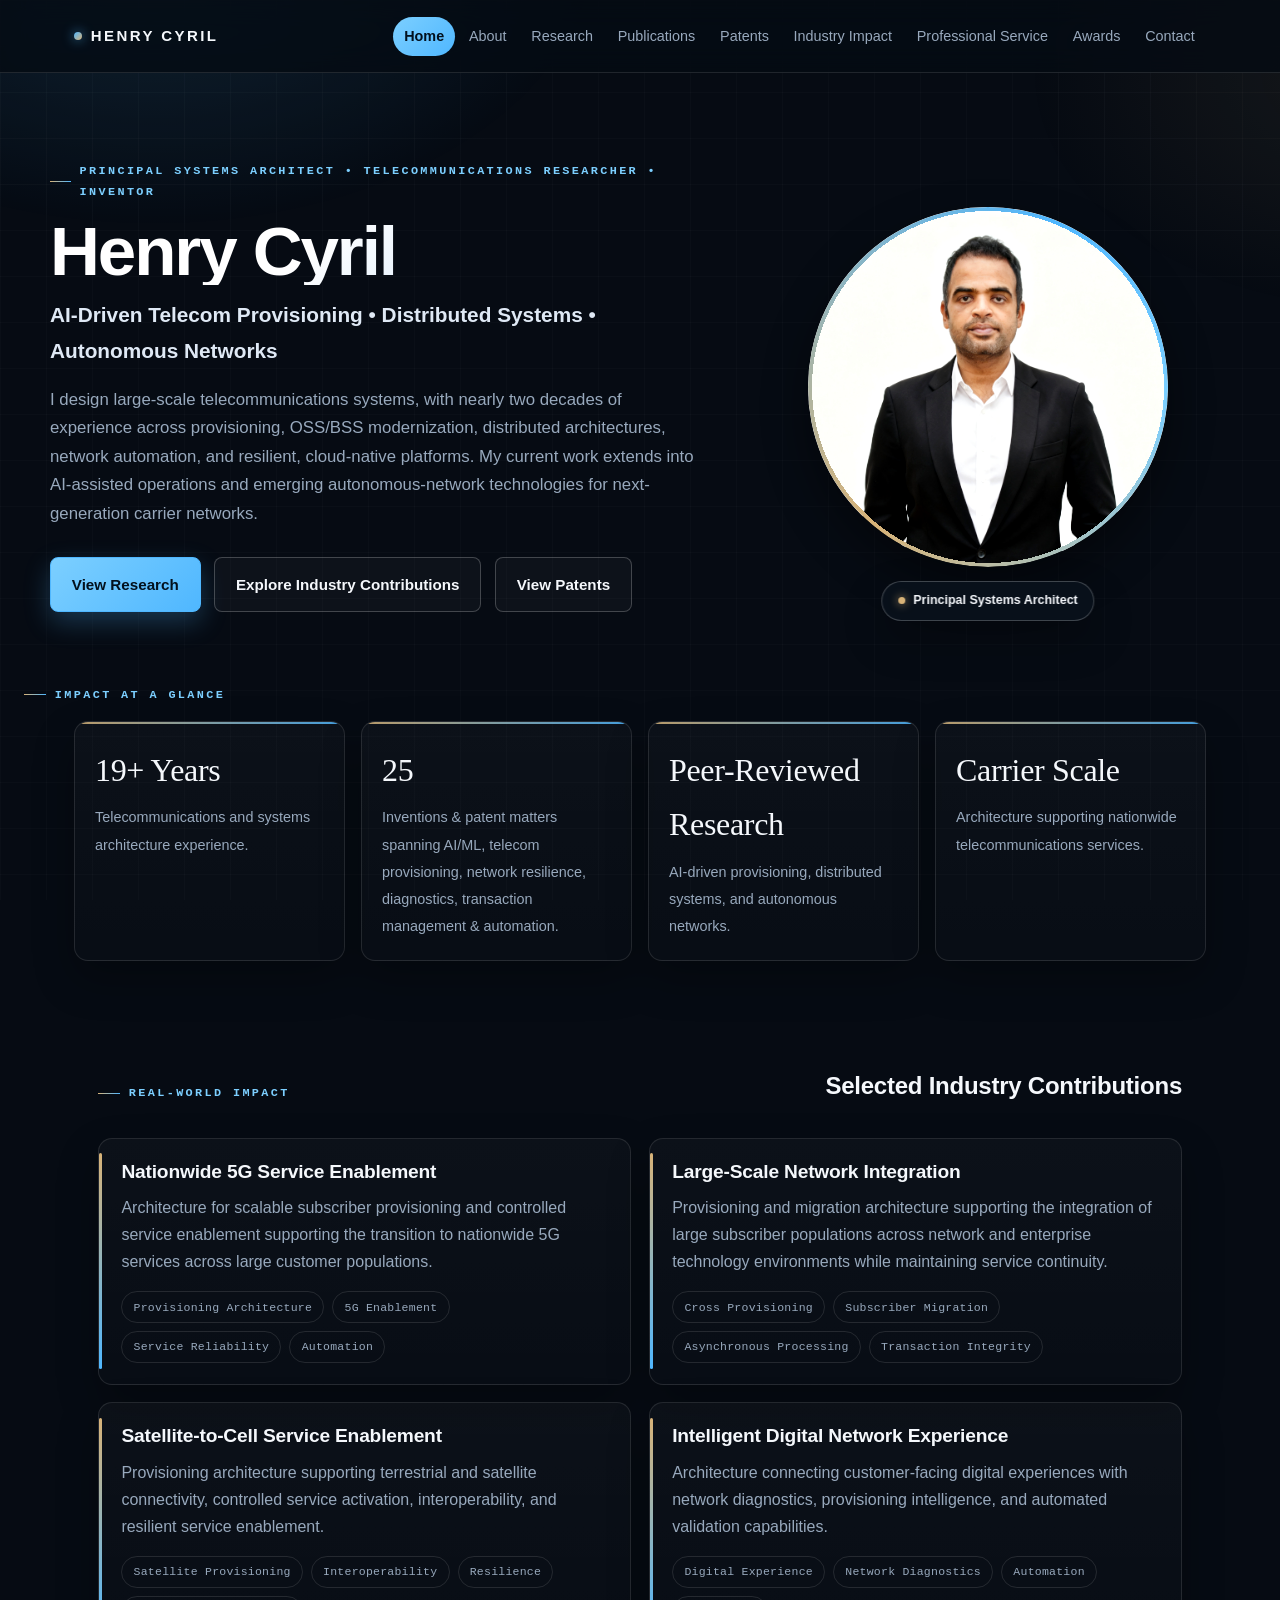
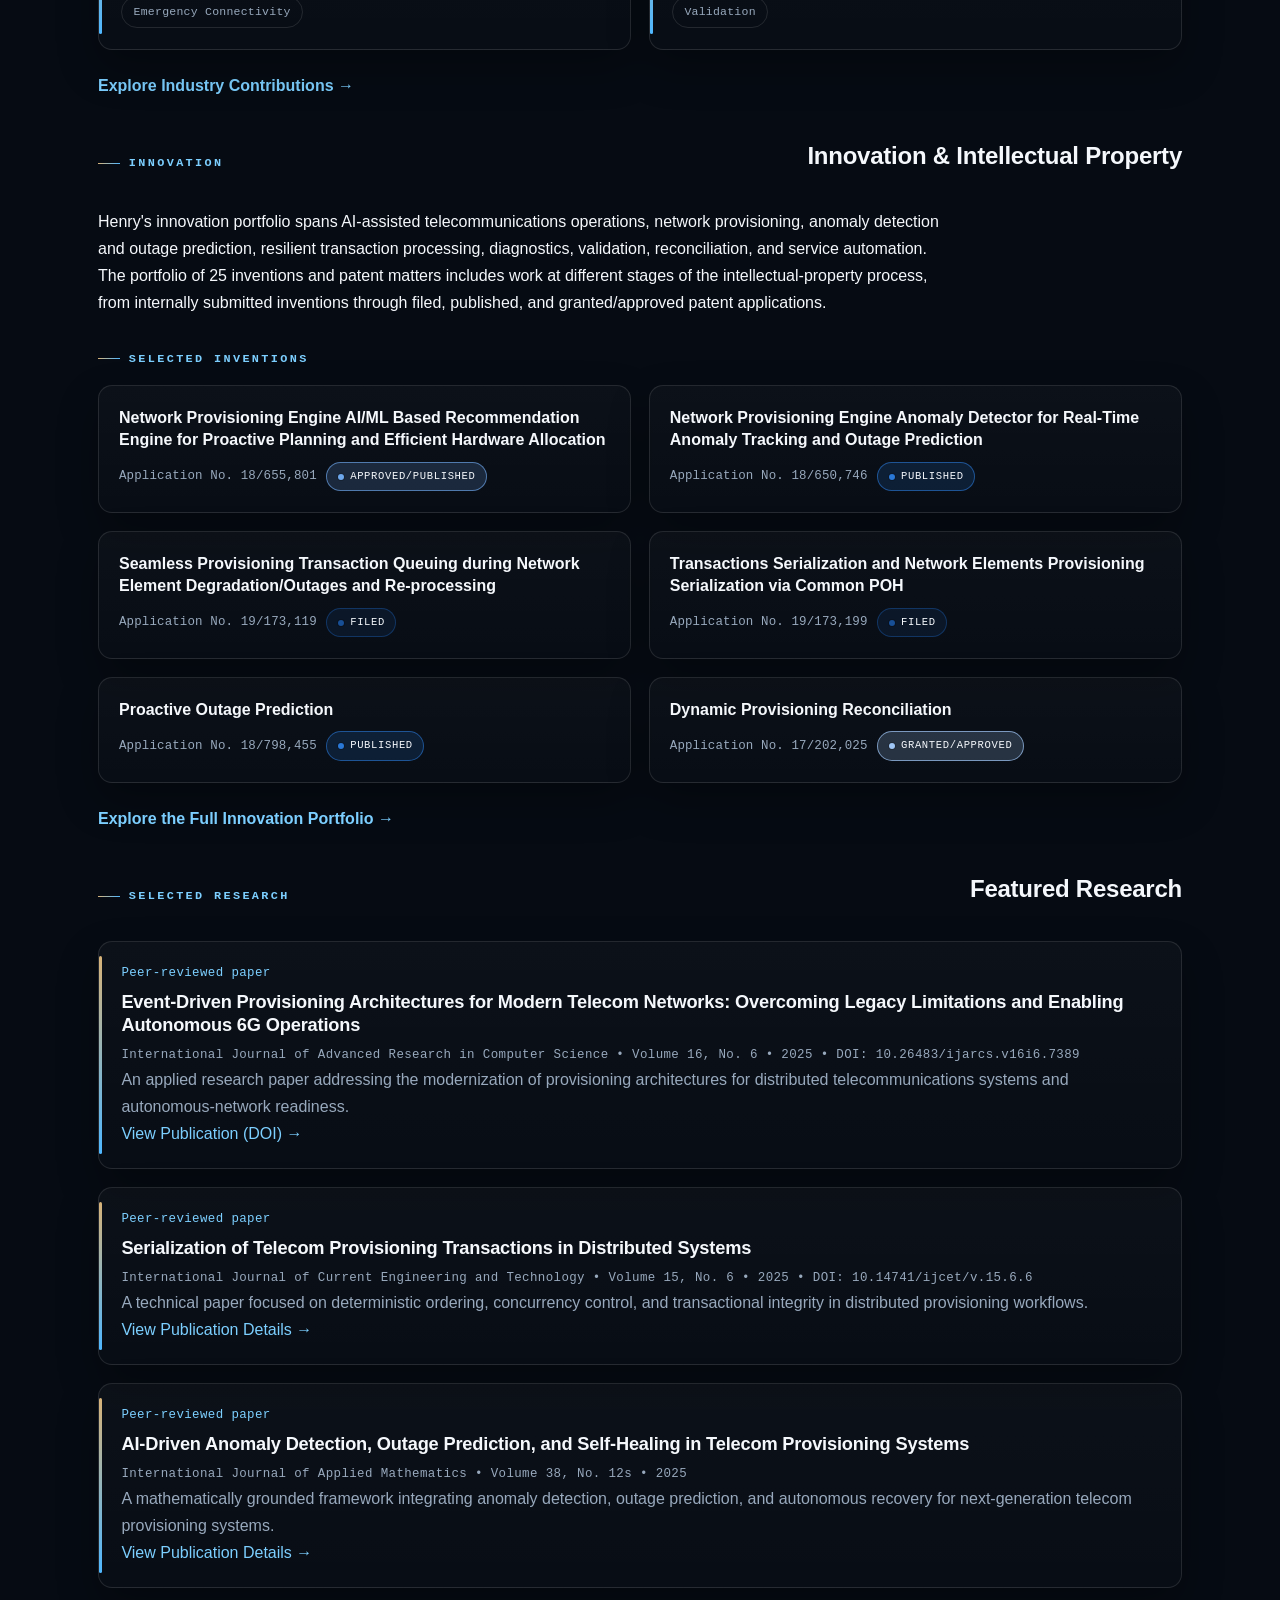
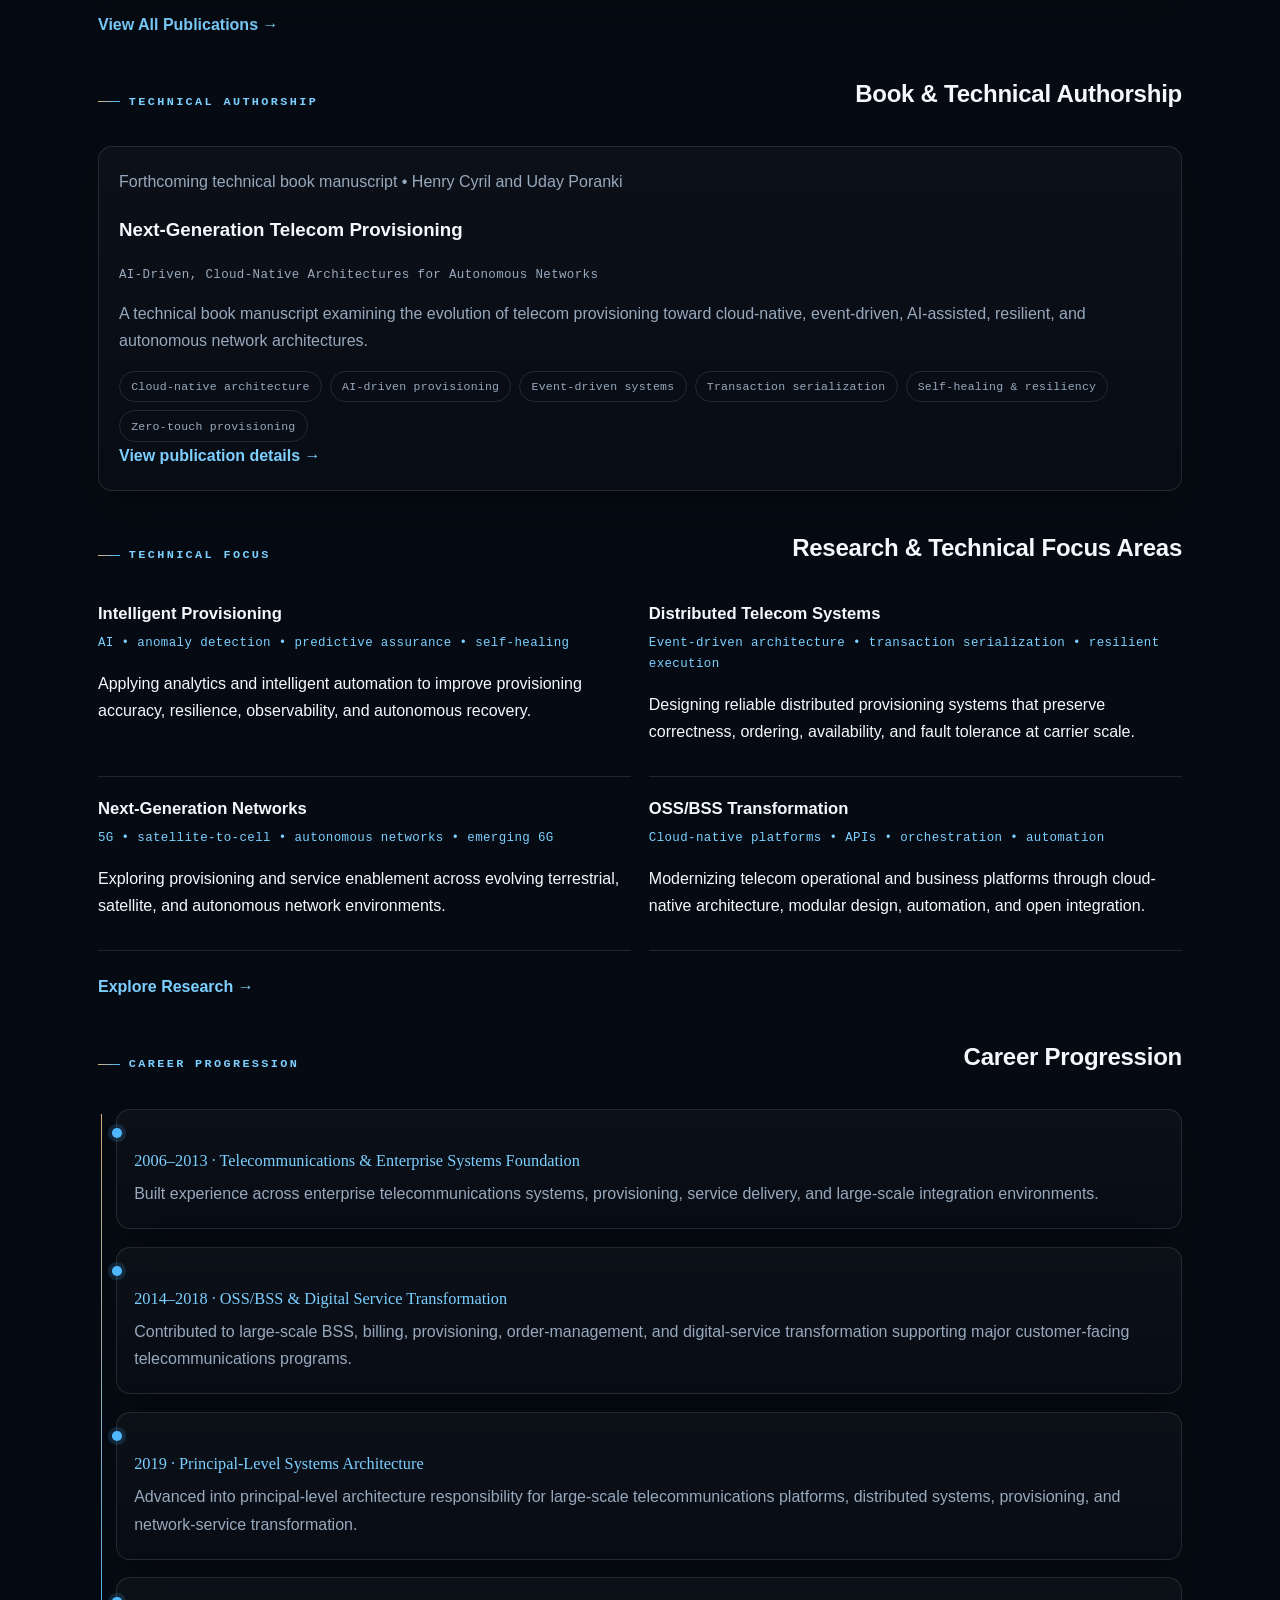
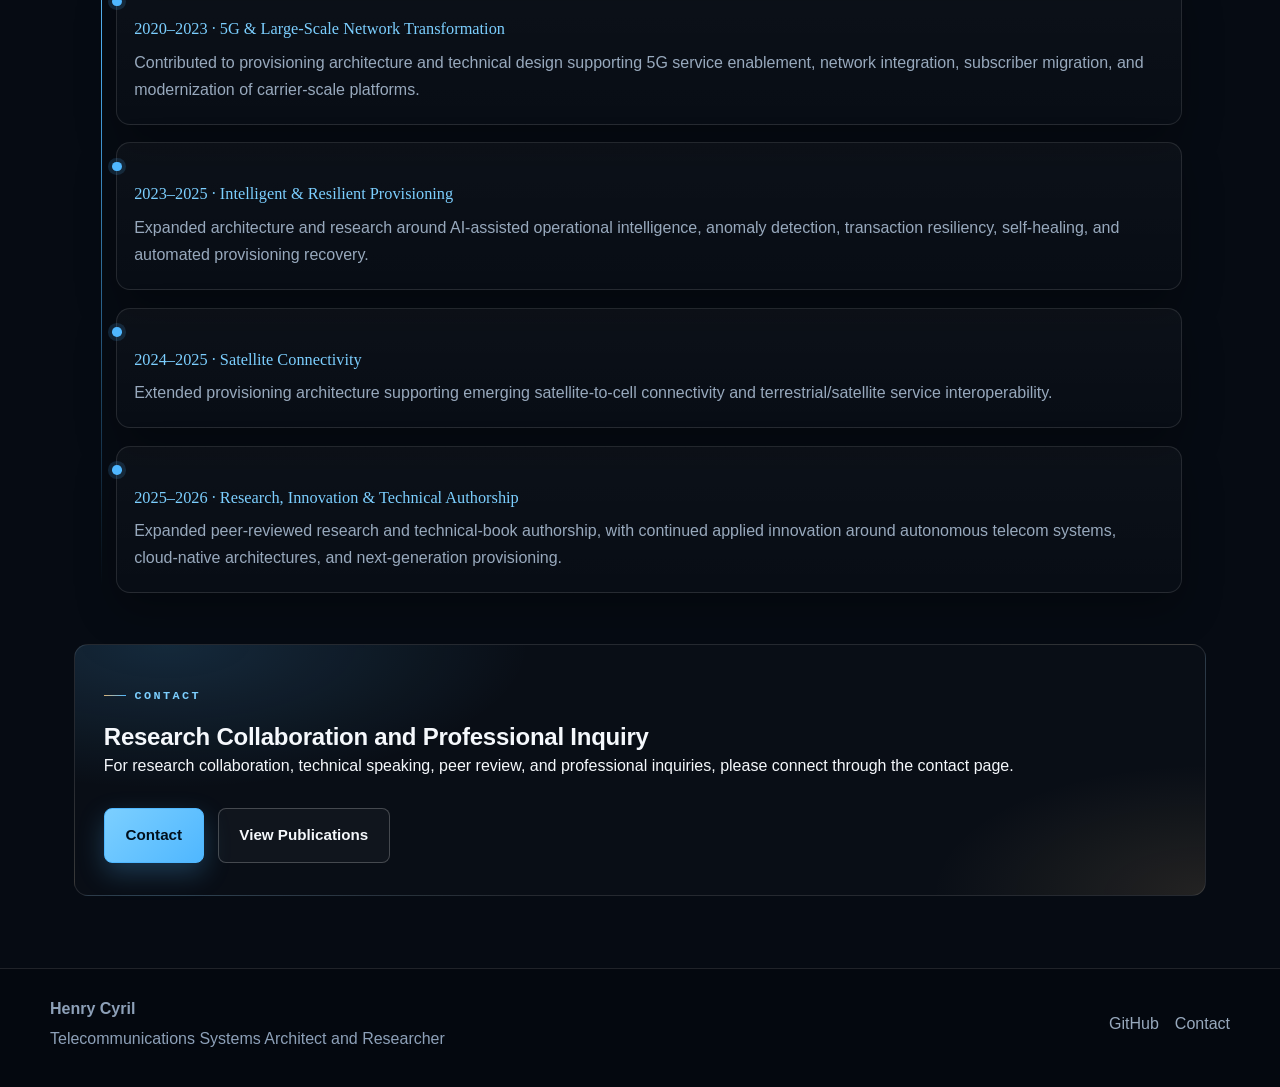
<file: index.html>
<!DOCTYPE html>
<html lang="en">
<head>
  <meta charset="UTF-8">
  <meta name="viewport" content="width=device-width, initial-scale=1.0">
  <title>Henry Cyril | Telecommunications Systems Architect, Researcher &amp; Inventor</title>
  <meta name="description" content="Henry Cyril is a Principal Systems Architect and telecommunications researcher specializing in AI-driven provisioning, distributed systems, OSS/BSS modernization, resilient network architectures, and autonomous networks.">
  <link rel="canonical" href="https://henrycyril.github.io/index.html">
  <meta property="og:title" content="Henry Cyril | Telecommunications Systems Architect, Researcher & Inventor">
  <meta property="og:description" content="Principal Systems Architect and telecommunications researcher specializing in AI-driven provisioning, distributed systems, OSS/BSS modernization, resilient network architectures, and autonomous networks.">
  <meta property="og:type" content="website">
  <meta property="og:url" content="https://henrycyril.github.io/index.html">
  <link rel="stylesheet" href="assets/css/styles.css">
</head>
<body>
  <a class="skip-link" href="#main-content">Skip to content</a>

  <header class="site-header">
    <div class="site-nav">
      <a class="brand" href="index.html">Henry Cyril</a>
      <nav class="nav-links" aria-label="Primary navigation">
        <a href="index.html" aria-current="page">Home</a>
        <a href="about.html">About</a>
        <a href="research.html">Research</a>
        <a href="publications.html">Publications</a>
        <a href="patents.html">Patents</a>
        <a href="contributions.html">Industry Impact</a>
        <a href="service.html">Professional Service</a>
        <a href="awards.html">Awards</a>
        <a href="contact.html">Contact</a>
      </nav>
    </div>
  </header>

  <main id="main-content">
    <section class="hero">
      <div class="hero-inner">
        <div class="hero-grid">
          <div>
            <p class="eyebrow">Principal Systems Architect • Telecommunications Researcher • Inventor</p>
            <h1>Henry Cyril</h1>
            <p class="hero-title">AI-Driven Telecom Provisioning • Distributed Systems • Autonomous Networks</p>
            <p class="hero-copy">I design large-scale telecommunications systems, with nearly two decades of experience across provisioning, OSS/BSS modernization, distributed architectures, network automation, and resilient, cloud-native platforms. My current work extends into AI-assisted operations and emerging autonomous-network technologies for next-generation carrier networks.</p>
            <div class="hero-actions">
              <a class="button" href="research.html">View Research</a>
              <a class="button button--secondary" href="contributions.html">Explore Industry Contributions</a>
              <a class="button button--secondary" href="patents.html">View Patents</a>
            </div>
          </div>
          <figure class="profile-frame">
            <img src="assets/images/henry-cyril-profile.png" alt="Henry Cyril, telecommunications systems architect and researcher" width="430" height="520" loading="eager" decoding="async">
            <span class="profile-badge">Principal Systems Architect</span>
          </figure>
        </div>
      </div>
    </section>

    <p class="section-label strip-label">Impact at a glance</p>
    <div class="focus-strip" aria-label="Impact at a glance">
      <article class="focus-item">
        <strong>19+ Years</strong>
        <span>Telecommunications and systems architecture experience.</span>
      </article>
      <article class="focus-item">
        <strong>25</strong>
        <span>Inventions &amp; patent matters spanning AI/ML, telecom provisioning, network resilience, diagnostics, transaction management &amp; automation.</span>
      </article>
      <article class="focus-item">
        <strong>Peer-Reviewed Research</strong>
        <span>AI-driven provisioning, distributed systems, and autonomous networks.</span>
      </article>
      <article class="focus-item">
        <strong>Carrier Scale</strong>
        <span>Architecture supporting nationwide telecommunications services.</span>
      </article>
    </div>

    <section class="page-main">
      <div class="section-block">
        <div class="section-heading">
          <p class="section-label">Real-world impact</p>
          <h2>Selected Industry Contributions</h2>
        </div>
        <div class="content-grid">
          <article class="case-study">
            <h3>Nationwide 5G Service Enablement</h3>
            <p>Architecture for scalable subscriber provisioning and controlled service enablement supporting the transition to nationwide 5G services across large customer populations.</p>
            <div class="tag-row">
              <span class="tag">Provisioning Architecture</span>
              <span class="tag">5G Enablement</span>
              <span class="tag">Service Reliability</span>
              <span class="tag">Automation</span>
            </div>
          </article>
          <article class="case-study">
            <h3>Large-Scale Network Integration</h3>
            <p>Provisioning and migration architecture supporting the integration of large subscriber populations across network and enterprise technology environments while maintaining service continuity.</p>
            <div class="tag-row">
              <span class="tag">Cross Provisioning</span>
              <span class="tag">Subscriber Migration</span>
              <span class="tag">Asynchronous Processing</span>
              <span class="tag">Transaction Integrity</span>
            </div>
          </article>
          <article class="case-study">
            <h3>Satellite-to-Cell Service Enablement</h3>
            <p>Provisioning architecture supporting terrestrial and satellite connectivity, controlled service activation, interoperability, and resilient service enablement.</p>
            <div class="tag-row">
              <span class="tag">Satellite Provisioning</span>
              <span class="tag">Interoperability</span>
              <span class="tag">Resilience</span>
              <span class="tag">Emergency Connectivity</span>
            </div>
          </article>
          <article class="case-study">
            <h3>Intelligent Digital Network Experience</h3>
            <p>Architecture connecting customer-facing digital experiences with network diagnostics, provisioning intelligence, and automated validation capabilities.</p>
            <div class="tag-row">
              <span class="tag">Digital Experience</span>
              <span class="tag">Network Diagnostics</span>
              <span class="tag">Automation</span>
              <span class="tag">Validation</span>
            </div>
          </article>
        </div>
        <p class="section-cta"><a href="contributions.html">Explore Industry Contributions →</a></p>
      </div>

      <div class="section-block">
        <div class="section-heading">
          <p class="section-label">Innovation</p>
          <h2>Innovation &amp; Intellectual Property</h2>
        </div>
        <p class="page-intro">Henry's innovation portfolio spans AI-assisted telecommunications operations, network provisioning, anomaly detection and outage prediction, resilient transaction processing, diagnostics, validation, reconciliation, and service automation. The portfolio of 25 inventions and patent matters includes work at different stages of the intellectual-property process, from internally submitted inventions through filed, published, and granted/approved patent applications.</p>

        <p class="section-label" style="margin-top:0.4rem;">Selected Inventions</p>
        <div class="content-grid">
          <article class="patent-card card">
            <h3>Network Provisioning Engine AI/ML Based Recommendation Engine for Proactive Planning and Efficient Hardware Allocation</h3>
            <div class="patent-meta-row">
              <span class="patent-id">Application No. 18/655,801</span>
              <span class="status-badge status-approved-published">Approved/Published</span>
            </div>
          </article>
          <article class="patent-card card">
            <h3>Network Provisioning Engine Anomaly Detector for Real-Time Anomaly Tracking and Outage Prediction</h3>
            <div class="patent-meta-row">
              <span class="patent-id">Application No. 18/650,746</span>
              <span class="status-badge status-published">Published</span>
            </div>
          </article>
          <article class="patent-card card">
            <h3>Seamless Provisioning Transaction Queuing during Network Element Degradation/Outages and Re-processing</h3>
            <div class="patent-meta-row">
              <span class="patent-id">Application No. 19/173,119</span>
              <span class="status-badge status-filed">Filed</span>
            </div>
          </article>
          <article class="patent-card card">
            <h3>Transactions Serialization and Network Elements Provisioning Serialization via Common POH</h3>
            <div class="patent-meta-row">
              <span class="patent-id">Application No. 19/173,199</span>
              <span class="status-badge status-filed">Filed</span>
            </div>
          </article>
          <article class="patent-card card">
            <h3>Proactive Outage Prediction</h3>
            <div class="patent-meta-row">
              <span class="patent-id">Application No. 18/798,455</span>
              <span class="status-badge status-published">Published</span>
            </div>
          </article>
          <article class="patent-card card">
            <h3>Dynamic Provisioning Reconciliation</h3>
            <div class="patent-meta-row">
              <span class="patent-id">Application No. 17/202,025</span>
              <span class="status-badge status-granted">Granted/Approved</span>
            </div>
          </article>
        </div>
        <p class="section-cta"><a href="patents.html">Explore the Full Innovation Portfolio →</a></p>
      </div>

      <div class="section-block">
        <div class="section-heading">
          <p class="section-label">Selected research</p>
          <h2>Featured Research</h2>
        </div>
        <div class="publication-stack">
          <article class="publication-entry">
            <p class="meta">Peer-reviewed paper</p>
            <h3>Event-Driven Provisioning Architectures for Modern Telecom Networks: Overcoming Legacy Limitations and Enabling Autonomous 6G Operations</h3>
            <p class="publication-meta">International Journal of Advanced Research in Computer Science • Volume 16, No. 6 • 2025 • DOI: 10.26483/ijarcs.v16i6.7389</p>
            <p>An applied research paper addressing the modernization of provisioning architectures for distributed telecommunications systems and autonomous-network readiness.</p>
            <p><a href="https://doi.org/10.26483/ijarcs.v16i6.7389" target="_blank" rel="noopener noreferrer">View Publication (DOI) →</a></p>
          </article>
          <article class="publication-entry">
            <p class="meta">Peer-reviewed paper</p>
            <h3>Serialization of Telecom Provisioning Transactions in Distributed Systems</h3>
            <p class="publication-meta">International Journal of Current Engineering and Technology • Volume 15, No. 6 • 2025 • DOI: 10.14741/ijcet/v.15.6.6</p>
            <p>A technical paper focused on deterministic ordering, concurrency control, and transactional integrity in distributed provisioning workflows.</p>
            <p><a href="publications.html">View Publication Details →</a></p>
          </article>
          <article class="publication-entry">
            <p class="meta">Peer-reviewed paper</p>
            <h3>AI-Driven Anomaly Detection, Outage Prediction, and Self-Healing in Telecom Provisioning Systems</h3>
            <p class="publication-meta">International Journal of Applied Mathematics • Volume 38, No. 12s • 2025</p>
            <p>A mathematically grounded framework integrating anomaly detection, outage prediction, and autonomous recovery for next-generation telecom provisioning systems.</p>
            <p><a href="publications.html">View Publication Details →</a></p>
          </article>
        </div>
        <p class="section-cta"><a href="publications.html">View All Publications →</a></p>
      </div>

      <div class="section-block">
        <div class="section-heading">
          <p class="section-label">Technical authorship</p>
          <h2>Book &amp; Technical Authorship</h2>
        </div>
        <div class="card">
          <p class="meta">Forthcoming technical book manuscript • Henry Cyril and Uday Poranki</p>
          <h3>Next-Generation Telecom Provisioning</h3>
          <p class="publication-meta" style="margin-bottom:0.9rem;">AI-Driven, Cloud-Native Architectures for Autonomous Networks</p>
          <p>A technical book manuscript examining the evolution of telecom provisioning toward cloud-native, event-driven, AI-assisted, resilient, and autonomous network architectures.</p>
          <div class="tag-row">
            <span class="tag">Cloud-native architecture</span>
            <span class="tag">AI-driven provisioning</span>
            <span class="tag">Event-driven systems</span>
            <span class="tag">Transaction serialization</span>
            <span class="tag">Self-healing &amp; resiliency</span>
            <span class="tag">Zero-touch provisioning</span>
          </div>
          <p class="section-cta"><a href="publications.html">View publication details →</a></p>
        </div>
      </div>

      <div class="section-block">
        <div class="section-heading">
          <p class="section-label">Technical focus</p>
          <h2>Research &amp; Technical Focus Areas</h2>
        </div>
        <div class="theme-grid">
          <article class="theme-item">
            <h3>Intelligent Provisioning</h3>
            <p class="meta-detail">AI • anomaly detection • predictive assurance • self-healing</p>
            <p>Applying analytics and intelligent automation to improve provisioning accuracy, resilience, observability, and autonomous recovery.</p>
          </article>
          <article class="theme-item">
            <h3>Distributed Telecom Systems</h3>
            <p class="meta-detail">Event-driven architecture • transaction serialization • resilient execution</p>
            <p>Designing reliable distributed provisioning systems that preserve correctness, ordering, availability, and fault tolerance at carrier scale.</p>
          </article>
          <article class="theme-item">
            <h3>Next-Generation Networks</h3>
            <p class="meta-detail">5G • satellite-to-cell • autonomous networks • emerging 6G</p>
            <p>Exploring provisioning and service enablement across evolving terrestrial, satellite, and autonomous network environments.</p>
          </article>
          <article class="theme-item">
            <h3>OSS/BSS Transformation</h3>
            <p class="meta-detail">Cloud-native platforms • APIs • orchestration • automation</p>
            <p>Modernizing telecom operational and business platforms through cloud-native architecture, modular design, automation, and open integration.</p>
          </article>
        </div>
        <p class="section-cta"><a href="research.html">Explore Research →</a></p>
      </div>

      <div class="section-block">
        <div class="section-heading">
          <p class="section-label">Career progression</p>
          <h2>Career Progression</h2>
        </div>
        <div class="timeline">
          <article class="timeline-item">
            <h3>2006–2013 · Telecommunications &amp; Enterprise Systems Foundation</h3>
            <p>Built experience across enterprise telecommunications systems, provisioning, service delivery, and large-scale integration environments.</p>
          </article>
          <article class="timeline-item">
            <h3>2014–2018 · OSS/BSS &amp; Digital Service Transformation</h3>
            <p>Contributed to large-scale BSS, billing, provisioning, order-management, and digital-service transformation supporting major customer-facing telecommunications programs.</p>
          </article>
          <article class="timeline-item">
            <h3>2019 · Principal-Level Systems Architecture</h3>
            <p>Advanced into principal-level architecture responsibility for large-scale telecommunications platforms, distributed systems, provisioning, and network-service transformation.</p>
          </article>
          <article class="timeline-item">
            <h3>2020–2023 · 5G &amp; Large-Scale Network Transformation</h3>
            <p>Contributed to provisioning architecture and technical design supporting 5G service enablement, network integration, subscriber migration, and modernization of carrier-scale platforms.</p>
          </article>
          <article class="timeline-item">
            <h3>2023–2025 · Intelligent &amp; Resilient Provisioning</h3>
            <p>Expanded architecture and research around AI-assisted operational intelligence, anomaly detection, transaction resiliency, self-healing, and automated provisioning recovery.</p>
          </article>
          <article class="timeline-item">
            <h3>2024–2025 · Satellite Connectivity</h3>
            <p>Extended provisioning architecture supporting emerging satellite-to-cell connectivity and terrestrial/satellite service interoperability.</p>
          </article>
          <article class="timeline-item">
            <h3>2025–2026 · Research, Innovation &amp; Technical Authorship</h3>
            <p>Expanded peer-reviewed research and technical-book authorship, with continued applied innovation around autonomous telecom systems, cloud-native architectures, and next-generation provisioning.</p>
          </article>
        </div>
      </div>

      <section class="cta-block" aria-label="Contact invitation">
        <p class="section-label">Contact</p>
        <h2>Research Collaboration and Professional Inquiry</h2>
        <p>For research collaboration, technical speaking, peer review, and professional inquiries, please connect through the contact page.</p>
        <div class="hero-actions">
          <a class="button" href="contact.html">Contact</a>
          <a class="button button--secondary" href="publications.html">View Publications</a>
        </div>
      </section>
    </section>
  </main>

  <footer class="site-footer">
    <div class="footer-content">
      <div>
        <p style="margin:0; font-weight:700;">Henry Cyril</p>
        <p style="margin:0.2rem 0 0;">Telecommunications Systems Architect and Researcher</p>
      </div>
      <div class="footer-links">
        <a href="https://github.com/henrycyril" target="_blank" rel="noopener noreferrer">GitHub</a>
        <a href="contact.html">Contact</a>
      </div>
    </div>
  </footer>

  <script src="assets/js/main.js"></script>
</body>
</html>
</file>
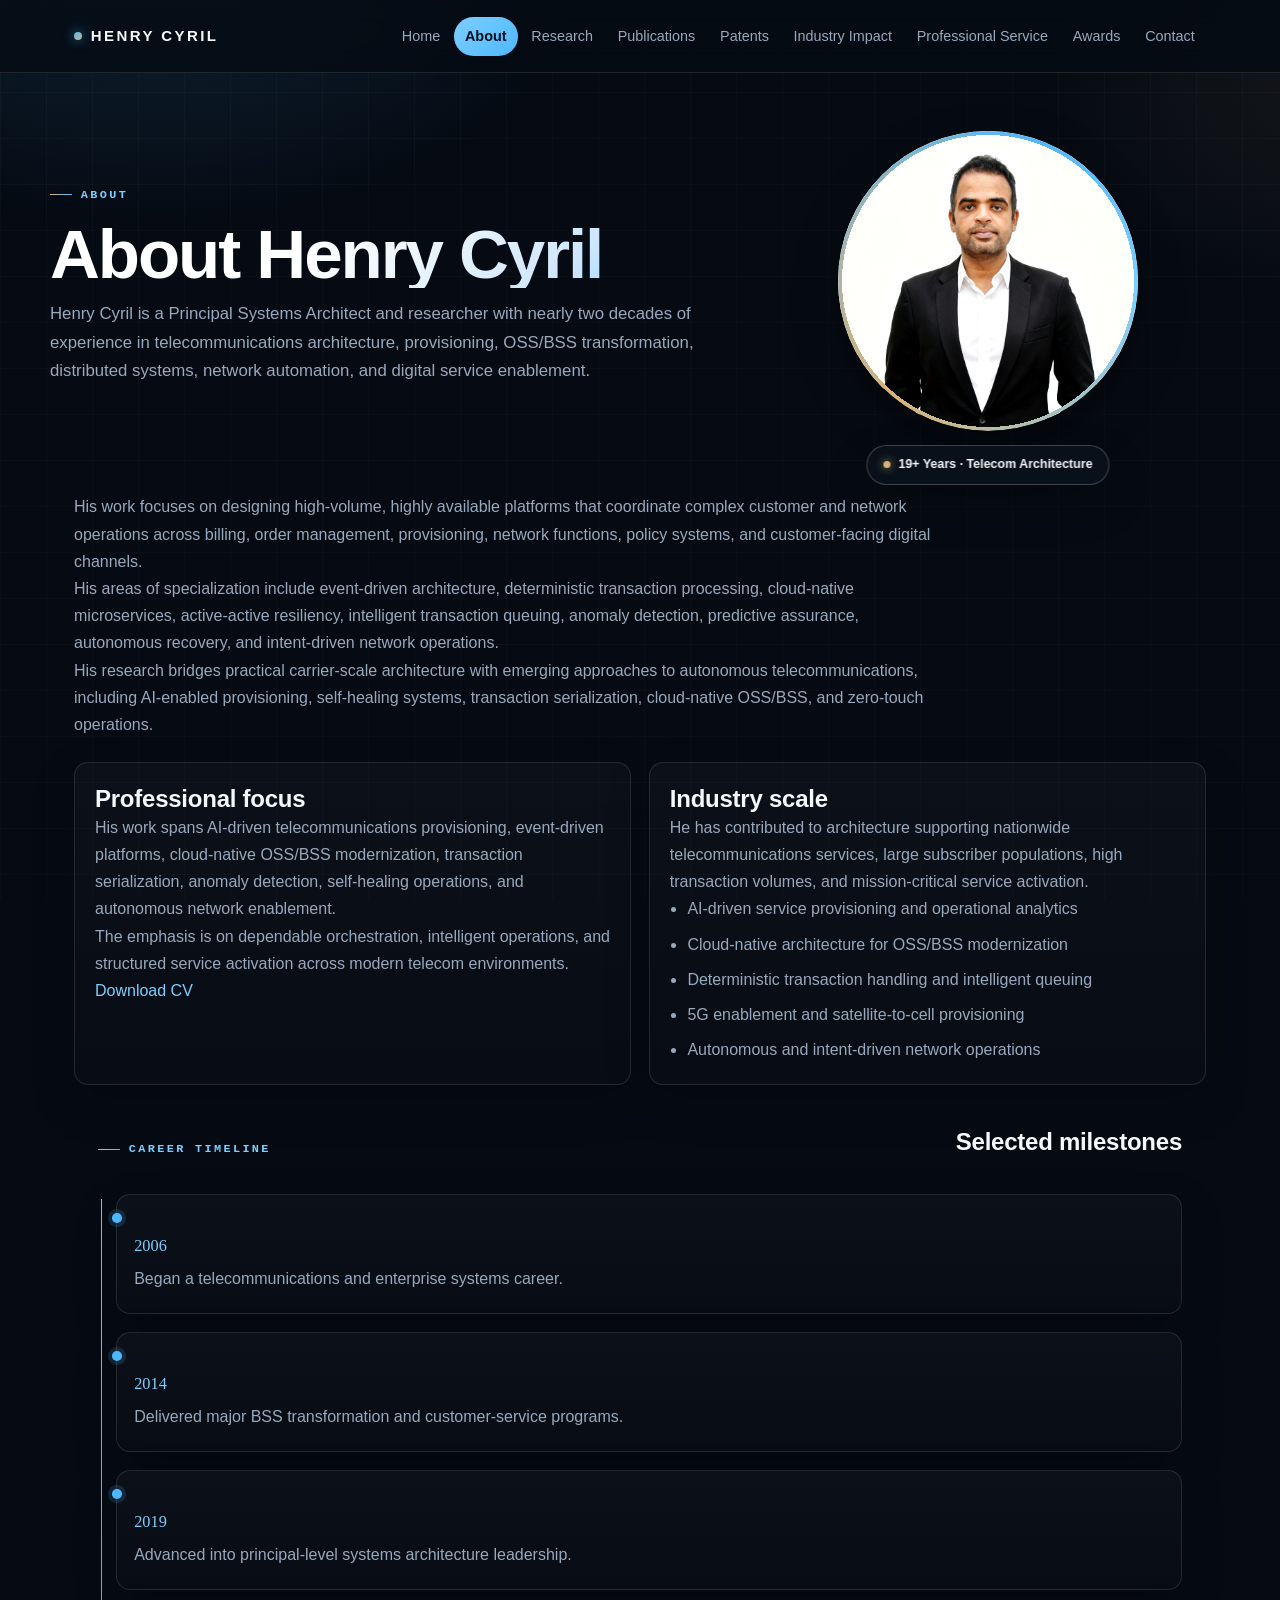
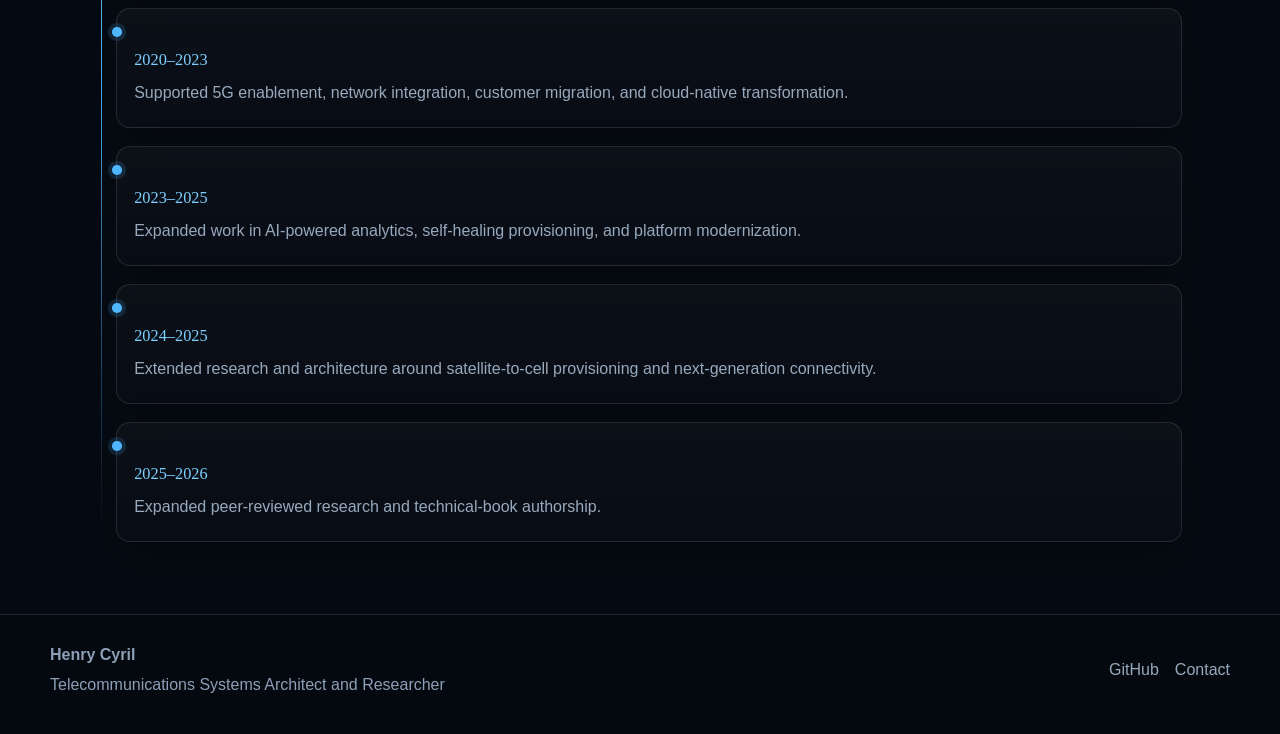
<file: about.html>
<!DOCTYPE html>
<html lang="en">
<head>
  <meta charset="UTF-8">
  <meta name="viewport" content="width=device-width, initial-scale=1.0">
  <title>About Henry Cyril | Telecommunications Systems Architect and Researcher</title>
  <meta name="description" content="Professional overview of Henry Cyril’s telecommunications architecture work, research interests, and public-safe areas of contribution.">
  <link rel="canonical" href="https://henrycyril.github.io/about.html">
  <meta property="og:title" content="About Henry Cyril">
  <meta property="og:description" content="Professional profile focused on telecommunications architecture, AI-driven provisioning, and resilient network operations.">
  <meta property="og:type" content="website">
  <meta property="og:url" content="https://henrycyril.github.io/about.html">
  <link rel="stylesheet" href="assets/css/styles.css">
</head>
<body>
  <a class="skip-link" href="#main-content">Skip to content</a>

  <header class="site-header">
    <div class="site-nav">
      <a class="brand" href="index.html">Henry Cyril</a>
      <nav class="nav-links" aria-label="Primary navigation">
        <a href="index.html">Home</a>
        <a href="about.html" aria-current="page">About</a>
        <a href="research.html">Research</a>
        <a href="publications.html">Publications</a>
        <a href="patents.html">Patents</a>
        <a href="contributions.html">Industry Impact</a>
        <a href="service.html">Professional Service</a>
        <a href="awards.html">Awards</a>
        <a href="contact.html">Contact</a>
      </nav>
    </div>
  </header>

  <main id="main-content">
    <section class="hero hero--compact">
      <div class="hero-inner">
        <div class="hero-grid">
          <div>
            <p class="eyebrow">About</p>
            <h1>About Henry Cyril</h1>
            <p class="hero-copy">Henry Cyril is a Principal Systems Architect and researcher with nearly two decades of experience in telecommunications architecture, provisioning, OSS/BSS transformation, distributed systems, network automation, and digital service enablement.</p>
          </div>
          <figure class="profile-frame profile-frame--about">
            <img src="assets/images/henry-cyril-profile.png" alt="Henry Cyril, telecommunications systems architect and researcher" width="360" height="440" loading="lazy" decoding="async">
            <span class="profile-badge">19+ Years · Telecom Architecture</span>
          </figure>
        </div>
      </div>
    </section>

    <section class="page-main">
      <div class="page-intro">
        <p>His work focuses on designing high-volume, highly available platforms that coordinate complex customer and network operations across billing, order management, provisioning, network functions, policy systems, and customer-facing digital channels.</p>
        <p>His areas of specialization include event-driven architecture, deterministic transaction processing, cloud-native microservices, active-active resiliency, intelligent transaction queuing, anomaly detection, predictive assurance, autonomous recovery, and intent-driven network operations.</p>
        <p>His research bridges practical carrier-scale architecture with emerging approaches to autonomous telecommunications, including AI-enabled provisioning, self-healing systems, transaction serialization, cloud-native OSS/BSS, and zero-touch operations.</p>
      </div>

      <div class="content-grid">
        <article class="card">
          <h2>Professional focus</h2>
          <p>His work spans AI-driven telecommunications provisioning, event-driven platforms, cloud-native OSS/BSS modernization, transaction serialization, anomaly detection, self-healing operations, and autonomous network enablement.</p>
          <p>The emphasis is on dependable orchestration, intelligent operations, and structured service activation across modern telecom environments.</p>
          <p><a href="assets/documents/henry-cyril-cv.pdf">Download CV</a></p>
        </article>

        <article class="card">
          <h2>Industry scale</h2>
          <p>He has contributed to architecture supporting nationwide telecommunications services, large subscriber populations, high transaction volumes, and mission-critical service activation.</p>
          <ul class="list">
            <li>AI-driven service provisioning and operational analytics</li>
            <li>Cloud-native architecture for OSS/BSS modernization</li>
            <li>Deterministic transaction handling and intelligent queuing</li>
            <li>5G enablement and satellite-to-cell provisioning</li>
            <li>Autonomous and intent-driven network operations</li>
          </ul>
        </article>
      </div>

      <div class="section-block">
        <div class="section-heading">
          <p class="section-label">Career timeline</p>
          <h2>Selected milestones</h2>
        </div>
        <div class="timeline">
          <article class="timeline-item">
            <h3>2006</h3>
            <p>Began a telecommunications and enterprise systems career.</p>
          </article>
          <article class="timeline-item">
            <h3>2014</h3>
            <p>Delivered major BSS transformation and customer-service programs.</p>
          </article>
          <article class="timeline-item">
            <h3>2019</h3>
            <p>Advanced into principal-level systems architecture leadership.</p>
          </article>
          <article class="timeline-item">
            <h3>2020–2023</h3>
            <p>Supported 5G enablement, network integration, customer migration, and cloud-native transformation.</p>
          </article>
          <article class="timeline-item">
            <h3>2023–2025</h3>
            <p>Expanded work in AI-powered analytics, self-healing provisioning, and platform modernization.</p>
          </article>
          <article class="timeline-item">
            <h3>2024–2025</h3>
            <p>Extended research and architecture around satellite-to-cell provisioning and next-generation connectivity.</p>
          </article>
          <article class="timeline-item">
            <h3>2025–2026</h3>
            <p>Expanded peer-reviewed research and technical-book authorship.</p>
          </article>
        </div>
      </div>
    </section>
  </main>

  <footer class="site-footer">
    <div class="footer-content">
      <div>
        <p style="margin:0; font-weight:700;">Henry Cyril</p>
        <p style="margin:0.2rem 0 0;">Telecommunications Systems Architect and Researcher</p>
      </div>
      <div class="footer-links">
        <a href="https://github.com/henrycyril" target="_blank" rel="noopener noreferrer">GitHub</a>
        <a href="contact.html">Contact</a>
      </div>
    </div>
  </footer>

  <script src="assets/js/main.js"></script>
</body>
</html>
</file>
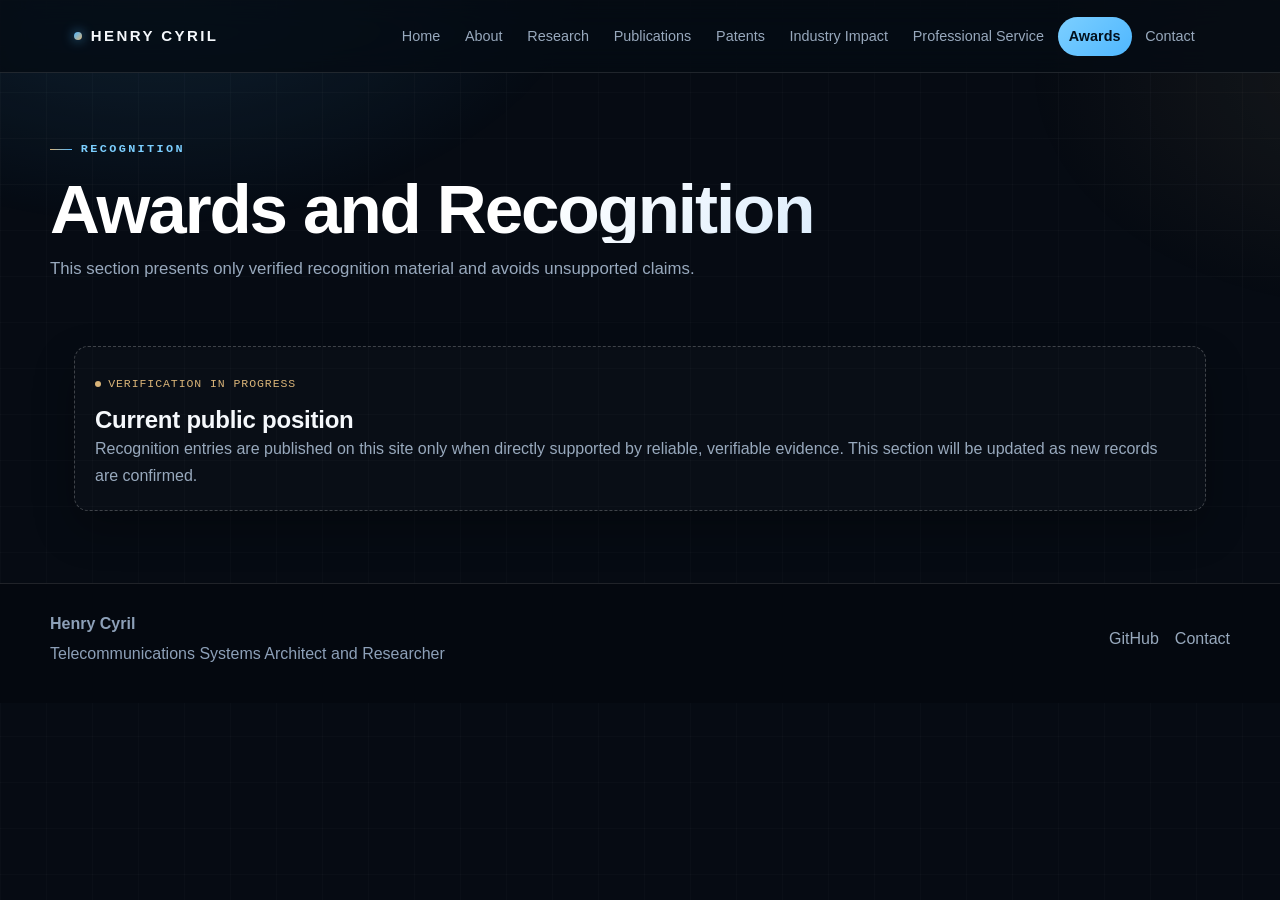
<file: awards.html>
<!DOCTYPE html>
<html lang="en">
<head>
  <meta charset="UTF-8">
  <meta name="viewport" content="width=device-width, initial-scale=1.0">
  <title>Awards and Recognition | Henry Cyril</title>
  <meta name="description" content="A page for awards and professional recognition, with verified information presented conservatively.">
  <link rel="canonical" href="https://henrycyril.github.io/awards.html">
  <meta property="og:title" content="Awards and Recognition | Henry Cyril">
  <meta property="og:description" content="A page for award and recognition information, prepared conservatively.">
  <meta property="og:type" content="website">
  <meta property="og:url" content="https://henrycyril.github.io/awards.html">
  <link rel="stylesheet" href="assets/css/styles.css">
</head>
<body>
  <a class="skip-link" href="#main-content">Skip to content</a>

  <header class="site-header">
    <div class="site-nav">
      <a class="brand" href="index.html">Henry Cyril</a>
      <nav class="nav-links" aria-label="Primary navigation">
        <a href="index.html">Home</a>
        <a href="about.html">About</a>
        <a href="research.html">Research</a>
        <a href="publications.html">Publications</a>
        <a href="patents.html">Patents</a>
        <a href="contributions.html">Industry Impact</a>
        <a href="service.html">Professional Service</a>
        <a href="awards.html" aria-current="page">Awards</a>
        <a href="contact.html">Contact</a>
      </nav>
    </div>
  </header>

  <main id="main-content">
    <section class="hero hero--compact">
      <div class="hero-inner">
        <p class="eyebrow">Recognition</p>
        <h1>Awards and Recognition</h1>
        <p class="hero-copy">This section presents only verified recognition material and avoids unsupported claims.</p>
      </div>
    </section>

    <section class="page-main">
      <div class="card pending-card">
        <p class="status-chip">Verification in progress</p>
        <h2>Current public position</h2>
        <p>Recognition entries are published on this site only when directly supported by reliable, verifiable evidence. This section will be updated as new records are confirmed.</p>
      </div>
    </section>
  </main>

  <footer class="site-footer">
    <div class="footer-content">
      <div>
        <p style="margin:0; font-weight:700;">Henry Cyril</p>
        <p style="margin:0.2rem 0 0;">Telecommunications Systems Architect and Researcher</p>
      </div>
      <div class="footer-links">
        <a href="https://github.com/henrycyril" target="_blank" rel="noopener noreferrer">GitHub</a>
        <a href="contact.html">Contact</a>
      </div>
    </div>
  </footer>

  <script src="assets/js/main.js"></script>
</body>
</html>
</file>
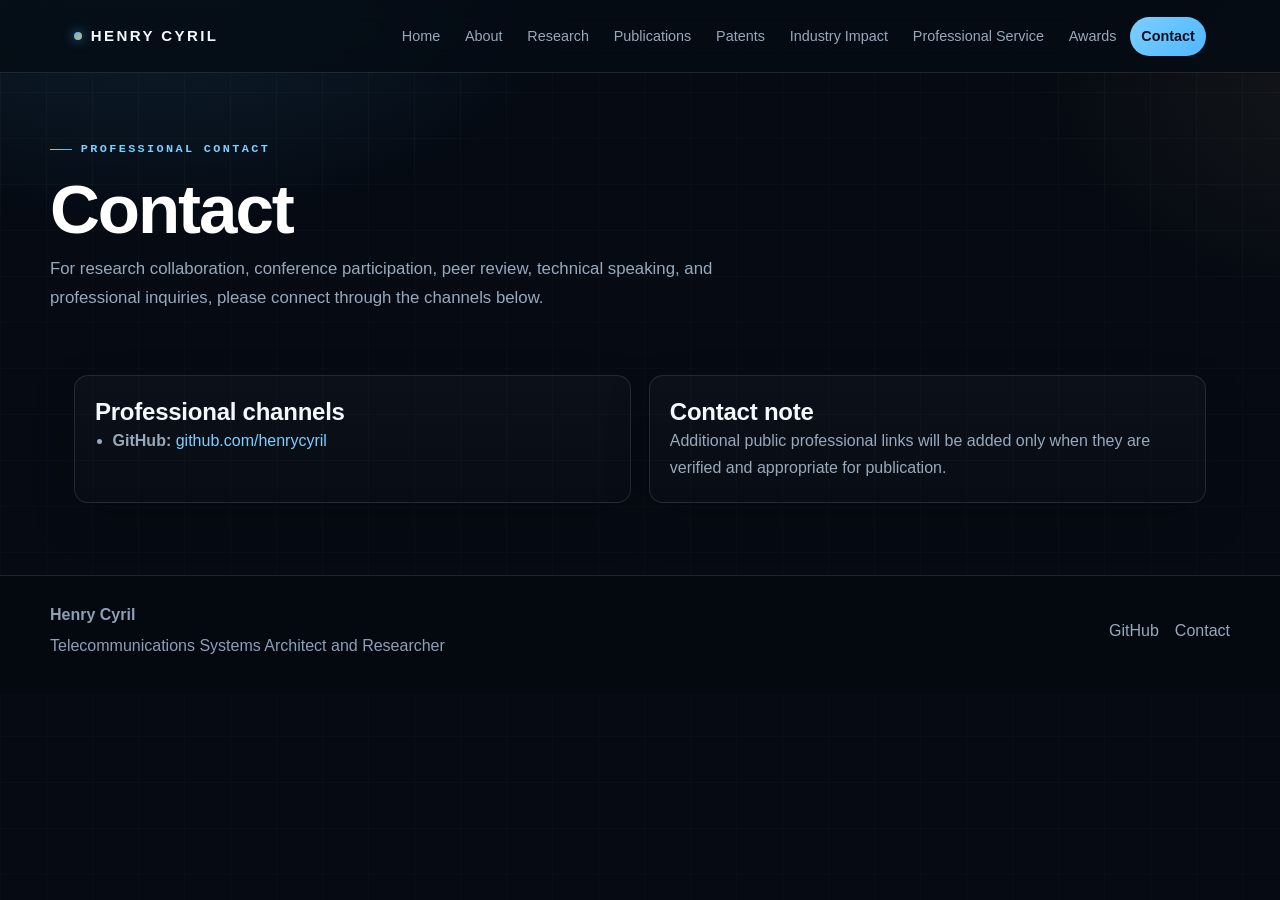
<file: contact.html>
<!DOCTYPE html>
<html lang="en">
<head>
  <meta charset="UTF-8">
  <meta name="viewport" content="width=device-width, initial-scale=1.0">
  <title>Contact | Henry Cyril</title>
  <meta name="description" content="Contact information and professional inquiry details for Henry Cyril.">
  <link rel="canonical" href="https://henrycyril.github.io/contact.html">
  <meta property="og:title" content="Contact | Henry Cyril">
  <meta property="og:description" content="Contact and professional inquiry information for Henry Cyril.">
  <meta property="og:type" content="website">
  <meta property="og:url" content="https://henrycyril.github.io/contact.html">
  <link rel="stylesheet" href="assets/css/styles.css">
</head>
<body>
  <a class="skip-link" href="#main-content">Skip to content</a>

  <header class="site-header">
    <div class="site-nav">
      <a class="brand" href="index.html">Henry Cyril</a>
      <nav class="nav-links" aria-label="Primary navigation">
        <a href="index.html">Home</a>
        <a href="about.html">About</a>
        <a href="research.html">Research</a>
        <a href="publications.html">Publications</a>
        <a href="patents.html">Patents</a>
        <a href="contributions.html">Industry Impact</a>
        <a href="service.html">Professional Service</a>
        <a href="awards.html">Awards</a>
        <a href="contact.html" aria-current="page">Contact</a>
      </nav>
    </div>
  </header>

  <main id="main-content">
    <section class="hero hero--compact">
      <div class="hero-inner">
        <p class="eyebrow">Professional contact</p>
        <h1>Contact</h1>
        <p class="hero-copy">For research collaboration, conference participation, peer review, technical speaking, and professional inquiries, please connect through the channels below.</p>
      </div>
    </section>

    <section class="page-main">
      <div class="content-grid">
        <article class="card">
          <h2>Professional channels</h2>
          <ul class="list">
            <li><strong>GitHub:</strong> <a href="https://github.com/henrycyril" target="_blank" rel="noopener noreferrer">github.com/henrycyril</a></li>
          </ul>
        </article>
        <article class="card">
          <h2>Contact note</h2>
          <p>Additional public professional links will be added only when they are verified and appropriate for publication.</p>
        </article>
      </div>
    </section>
  </main>

  <footer class="site-footer">
    <div class="footer-content">
      <div>
        <p style="margin:0; font-weight:700;">Henry Cyril</p>
        <p style="margin:0.2rem 0 0;">Telecommunications Systems Architect and Researcher</p>
      </div>
      <div class="footer-links">
        <a href="https://github.com/henrycyril" target="_blank" rel="noopener noreferrer">GitHub</a>
        <a href="contact.html">Contact</a>
      </div>
    </div>
  </footer>

  <script src="assets/js/main.js"></script>
</body>
</html>
</file>
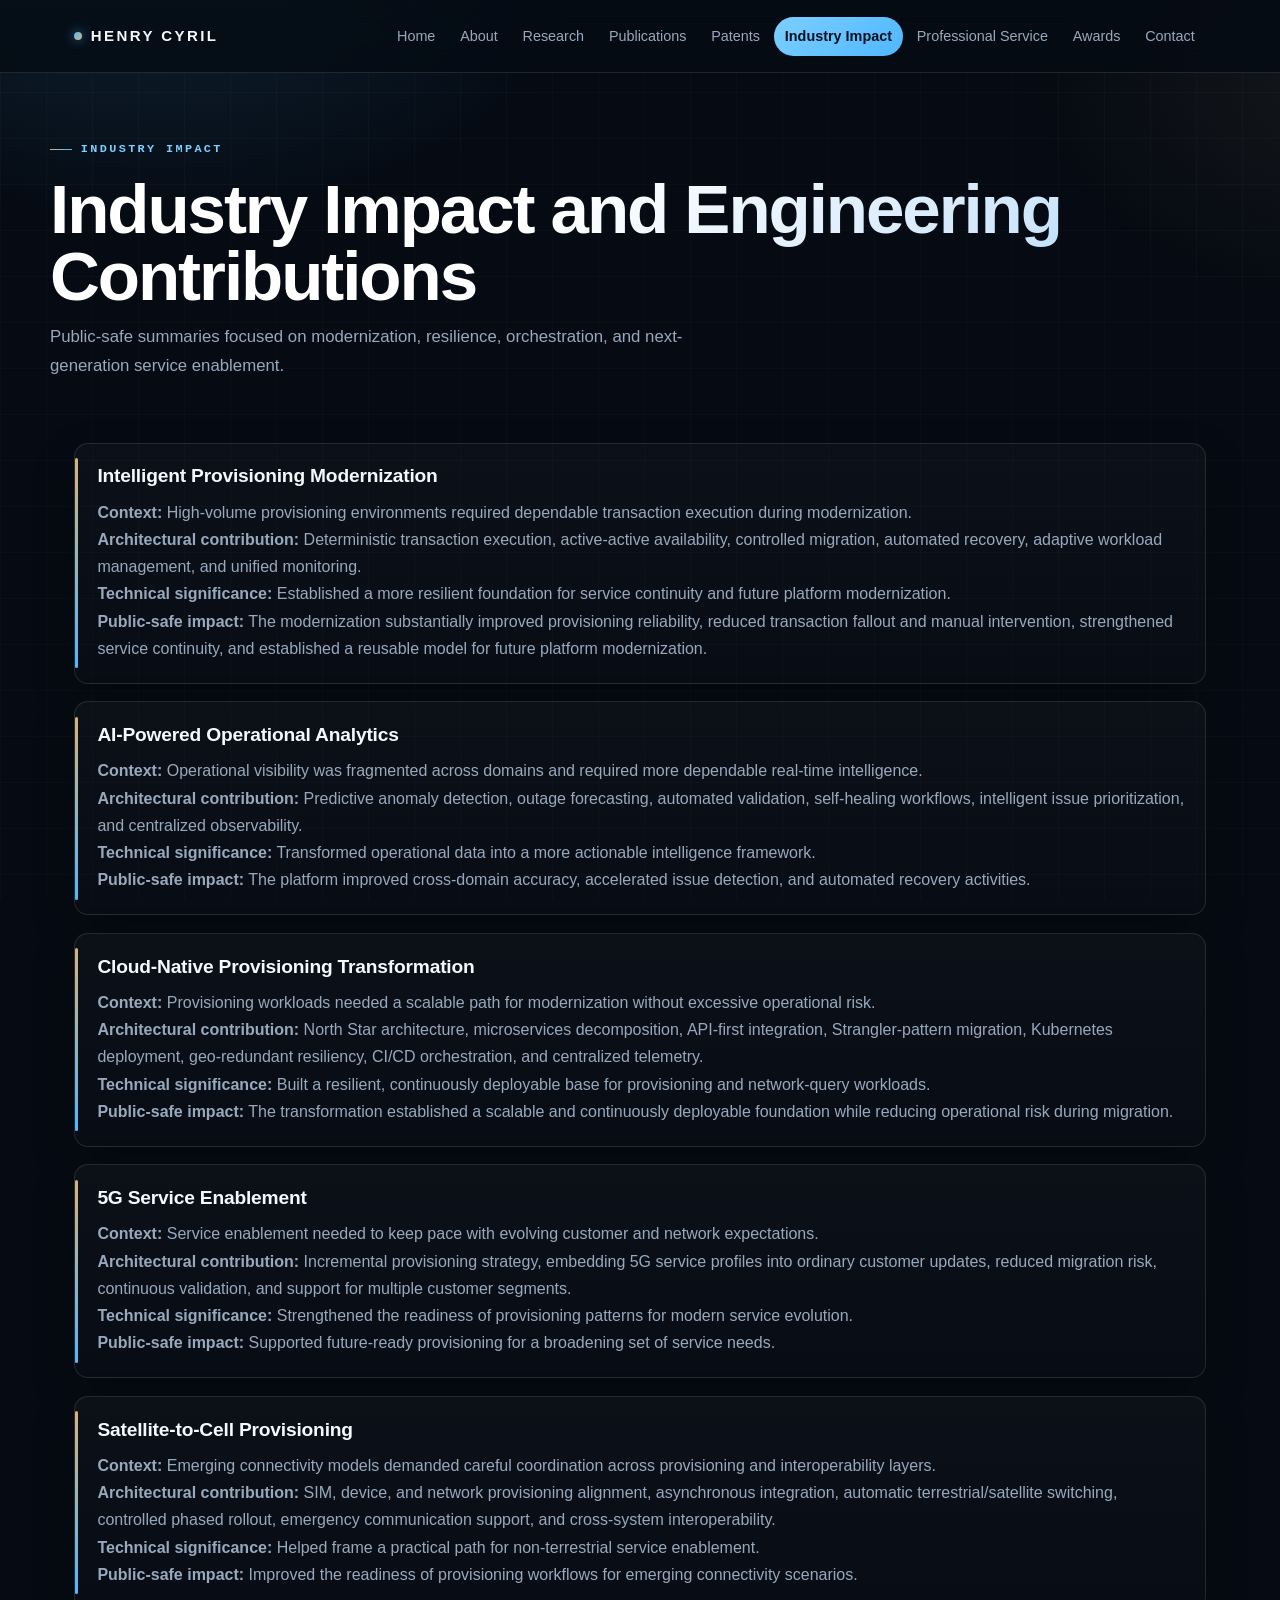
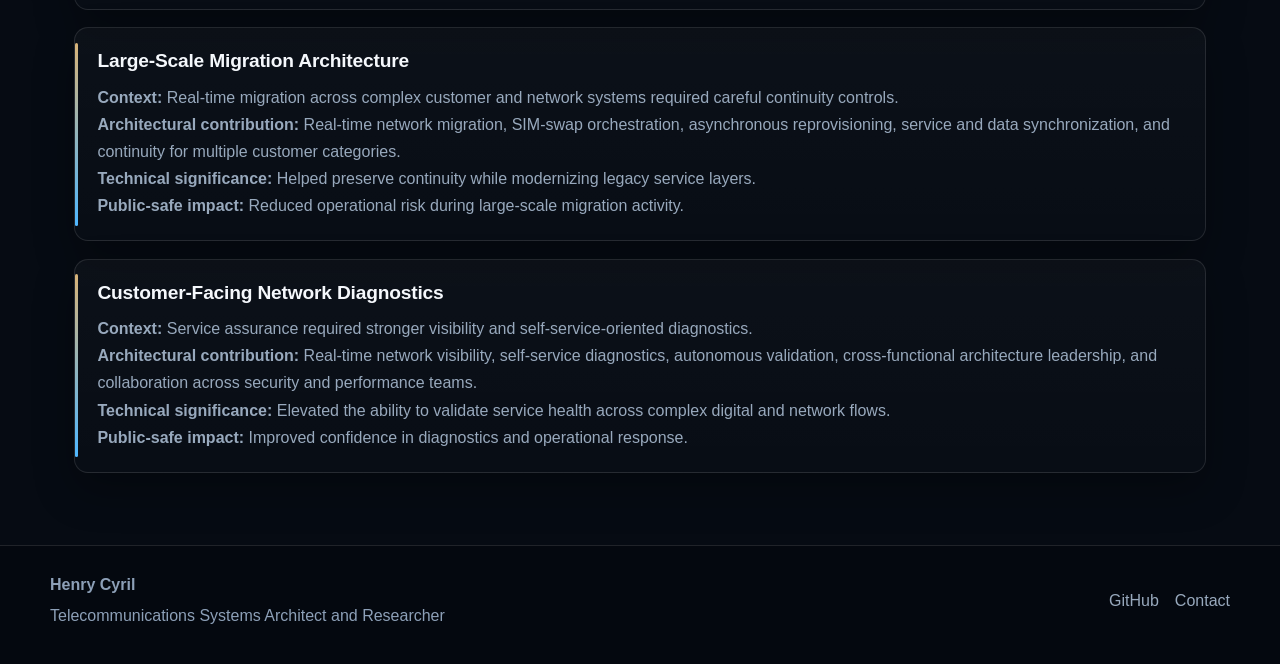
<file: contributions.html>
<!DOCTYPE html>
<html lang="en">
<head>
  <meta charset="UTF-8">
  <meta name="viewport" content="width=device-width, initial-scale=1.0">
  <title>Industry Impact and Engineering Contributions | Henry Cyril</title>
  <meta name="description" content="Public-safe summaries of Henry Cyril’s industry contributions in telecommunications architecture, modernization, and intelligent operations.">
  <link rel="canonical" href="https://henrycyril.github.io/contributions.html">
  <meta property="og:title" content="Industry Impact and Engineering Contributions | Henry Cyril">
  <meta property="og:description" content="Professional summaries of telecommunications architecture and modernization contributions.">
  <meta property="og:type" content="website">
  <meta property="og:url" content="https://henrycyril.github.io/contributions.html">
  <link rel="stylesheet" href="assets/css/styles.css">
</head>
<body>
  <a class="skip-link" href="#main-content">Skip to content</a>

  <header class="site-header">
    <div class="site-nav">
      <a class="brand" href="index.html">Henry Cyril</a>
      <nav class="nav-links" aria-label="Primary navigation">
        <a href="index.html">Home</a>
        <a href="about.html">About</a>
        <a href="research.html">Research</a>
        <a href="publications.html">Publications</a>
        <a href="patents.html">Patents</a>
        <a href="contributions.html" aria-current="page">Industry Impact</a>
        <a href="service.html">Professional Service</a>
        <a href="awards.html">Awards</a>
        <a href="contact.html">Contact</a>
      </nav>
    </div>
  </header>

  <main id="main-content">
    <section class="hero hero--compact">
      <div class="hero-inner">
        <p class="eyebrow">Industry impact</p>
        <h1>Industry Impact and Engineering Contributions</h1>
        <p class="hero-copy">Public-safe summaries focused on modernization, resilience, orchestration, and next-generation service enablement.</p>
      </div>
    </section>

    <section class="page-main">
      <div class="case-study-list">
        <article class="case-study">
          <h3>Intelligent Provisioning Modernization</h3>
          <p><strong>Context:</strong> High-volume provisioning environments required dependable transaction execution during modernization.</p>
          <p><strong>Architectural contribution:</strong> Deterministic transaction execution, active-active availability, controlled migration, automated recovery, adaptive workload management, and unified monitoring.</p>
          <p><strong>Technical significance:</strong> Established a more resilient foundation for service continuity and future platform modernization.</p>
          <p><strong>Public-safe impact:</strong> The modernization substantially improved provisioning reliability, reduced transaction fallout and manual intervention, strengthened service continuity, and established a reusable model for future platform modernization.</p>
        </article>
        <article class="case-study">
          <h3>AI-Powered Operational Analytics</h3>
          <p><strong>Context:</strong> Operational visibility was fragmented across domains and required more dependable real-time intelligence.</p>
          <p><strong>Architectural contribution:</strong> Predictive anomaly detection, outage forecasting, automated validation, self-healing workflows, intelligent issue prioritization, and centralized observability.</p>
          <p><strong>Technical significance:</strong> Transformed operational data into a more actionable intelligence framework.</p>
          <p><strong>Public-safe impact:</strong> The platform improved cross-domain accuracy, accelerated issue detection, and automated recovery activities.</p>
        </article>
        <article class="case-study">
          <h3>Cloud-Native Provisioning Transformation</h3>
          <p><strong>Context:</strong> Provisioning workloads needed a scalable path for modernization without excessive operational risk.</p>
          <p><strong>Architectural contribution:</strong> North Star architecture, microservices decomposition, API-first integration, Strangler-pattern migration, Kubernetes deployment, geo-redundant resiliency, CI/CD orchestration, and centralized telemetry.</p>
          <p><strong>Technical significance:</strong> Built a resilient, continuously deployable base for provisioning and network-query workloads.</p>
          <p><strong>Public-safe impact:</strong> The transformation established a scalable and continuously deployable foundation while reducing operational risk during migration.</p>
        </article>
        <article class="case-study">
          <h3>5G Service Enablement</h3>
          <p><strong>Context:</strong> Service enablement needed to keep pace with evolving customer and network expectations.</p>
          <p><strong>Architectural contribution:</strong> Incremental provisioning strategy, embedding 5G service profiles into ordinary customer updates, reduced migration risk, continuous validation, and support for multiple customer segments.</p>
          <p><strong>Technical significance:</strong> Strengthened the readiness of provisioning patterns for modern service evolution.</p>
          <p><strong>Public-safe impact:</strong> Supported future-ready provisioning for a broadening set of service needs.</p>
        </article>
        <article class="case-study">
          <h3>Satellite-to-Cell Provisioning</h3>
          <p><strong>Context:</strong> Emerging connectivity models demanded careful coordination across provisioning and interoperability layers.</p>
          <p><strong>Architectural contribution:</strong> SIM, device, and network provisioning alignment, asynchronous integration, automatic terrestrial/satellite switching, controlled phased rollout, emergency communication support, and cross-system interoperability.</p>
          <p><strong>Technical significance:</strong> Helped frame a practical path for non-terrestrial service enablement.</p>
          <p><strong>Public-safe impact:</strong> Improved the readiness of provisioning workflows for emerging connectivity scenarios.</p>
        </article>
        <article class="case-study">
          <h3>Large-Scale Migration Architecture</h3>
          <p><strong>Context:</strong> Real-time migration across complex customer and network systems required careful continuity controls.</p>
          <p><strong>Architectural contribution:</strong> Real-time network migration, SIM-swap orchestration, asynchronous reprovisioning, service and data synchronization, and continuity for multiple customer categories.</p>
          <p><strong>Technical significance:</strong> Helped preserve continuity while modernizing legacy service layers.</p>
          <p><strong>Public-safe impact:</strong> Reduced operational risk during large-scale migration activity.</p>
        </article>
        <article class="case-study">
          <h3>Customer-Facing Network Diagnostics</h3>
          <p><strong>Context:</strong> Service assurance required stronger visibility and self-service-oriented diagnostics.</p>
          <p><strong>Architectural contribution:</strong> Real-time network visibility, self-service diagnostics, autonomous validation, cross-functional architecture leadership, and collaboration across security and performance teams.</p>
          <p><strong>Technical significance:</strong> Elevated the ability to validate service health across complex digital and network flows.</p>
          <p><strong>Public-safe impact:</strong> Improved confidence in diagnostics and operational response.</p>
        </article>
      </div>
    </section>
  </main>

  <footer class="site-footer">
    <div class="footer-content">
      <div>
        <p style="margin:0; font-weight:700;">Henry Cyril</p>
        <p style="margin:0.2rem 0 0;">Telecommunications Systems Architect and Researcher</p>
      </div>
      <div class="footer-links">
        <a href="https://github.com/henrycyril" target="_blank" rel="noopener noreferrer">GitHub</a>
        <a href="contact.html">Contact</a>
      </div>
    </div>
  </footer>

  <script src="assets/js/main.js"></script>
</body>
</html>
</file>
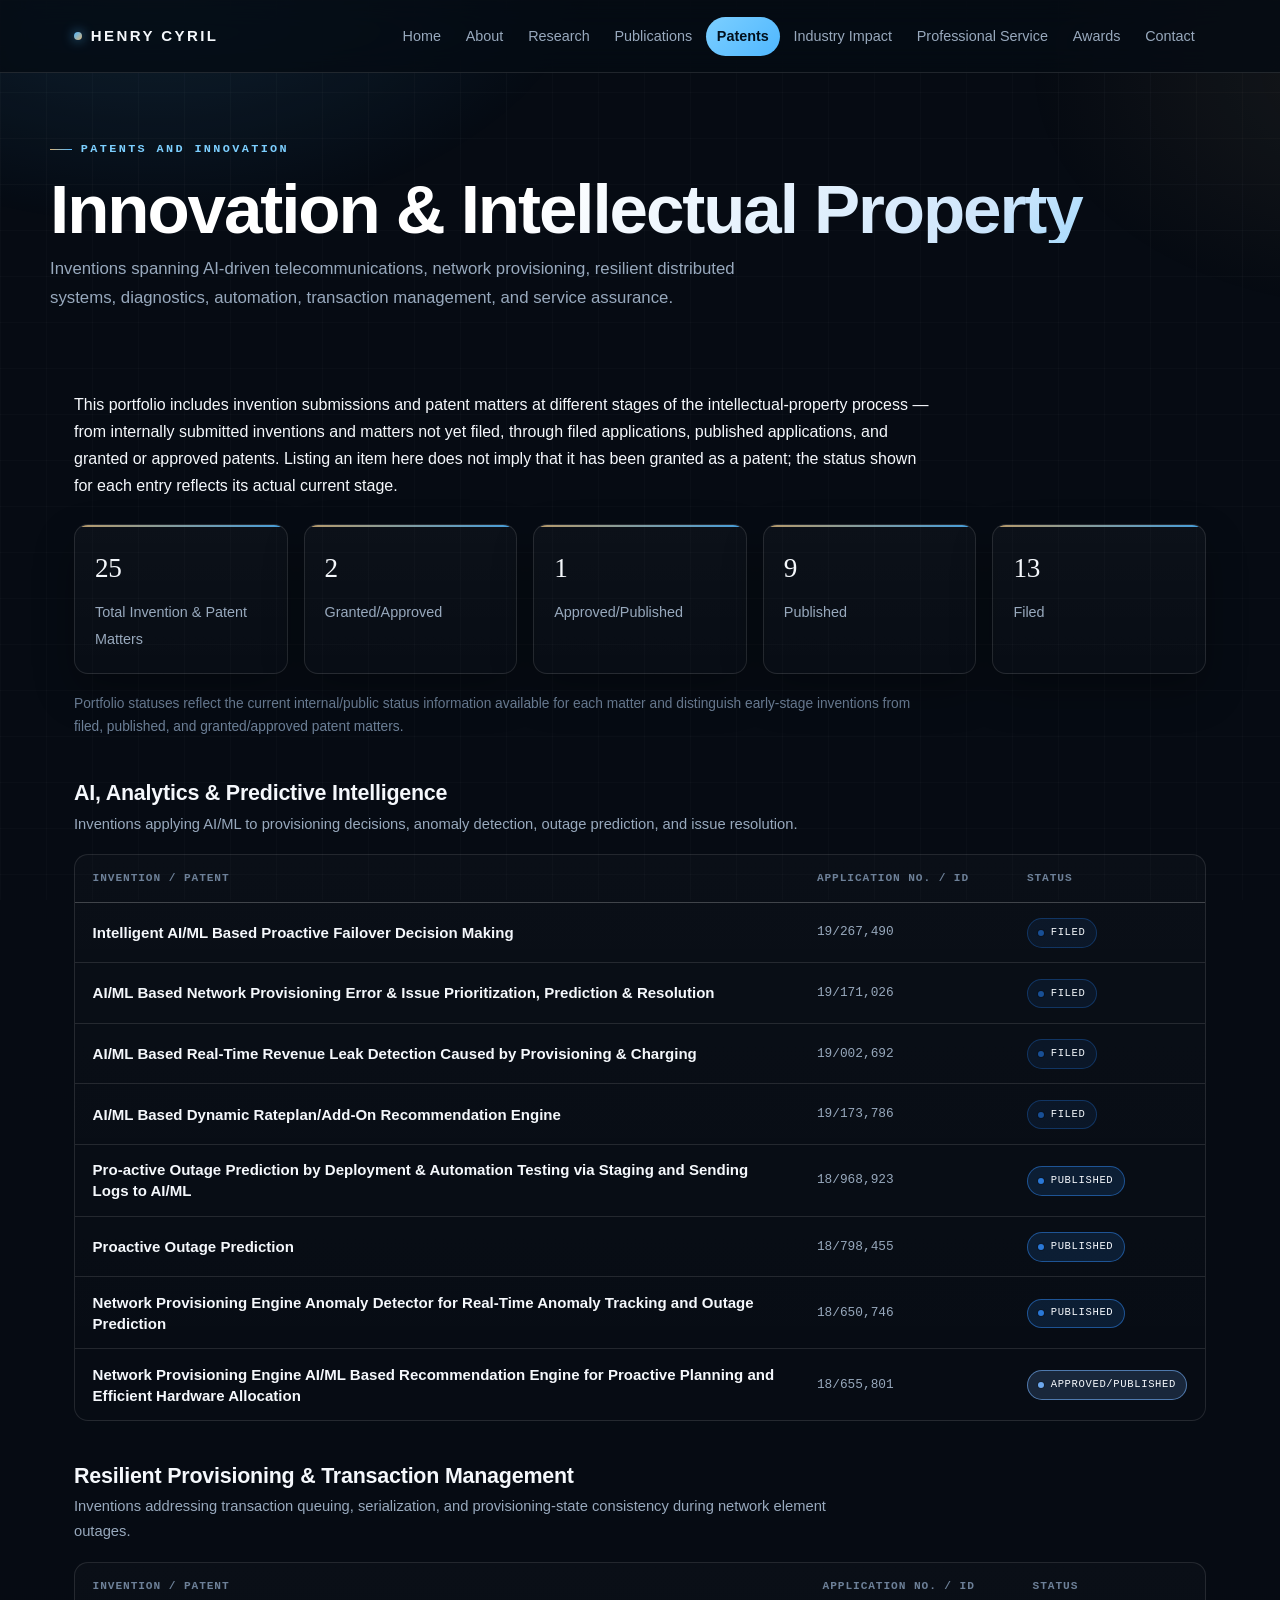
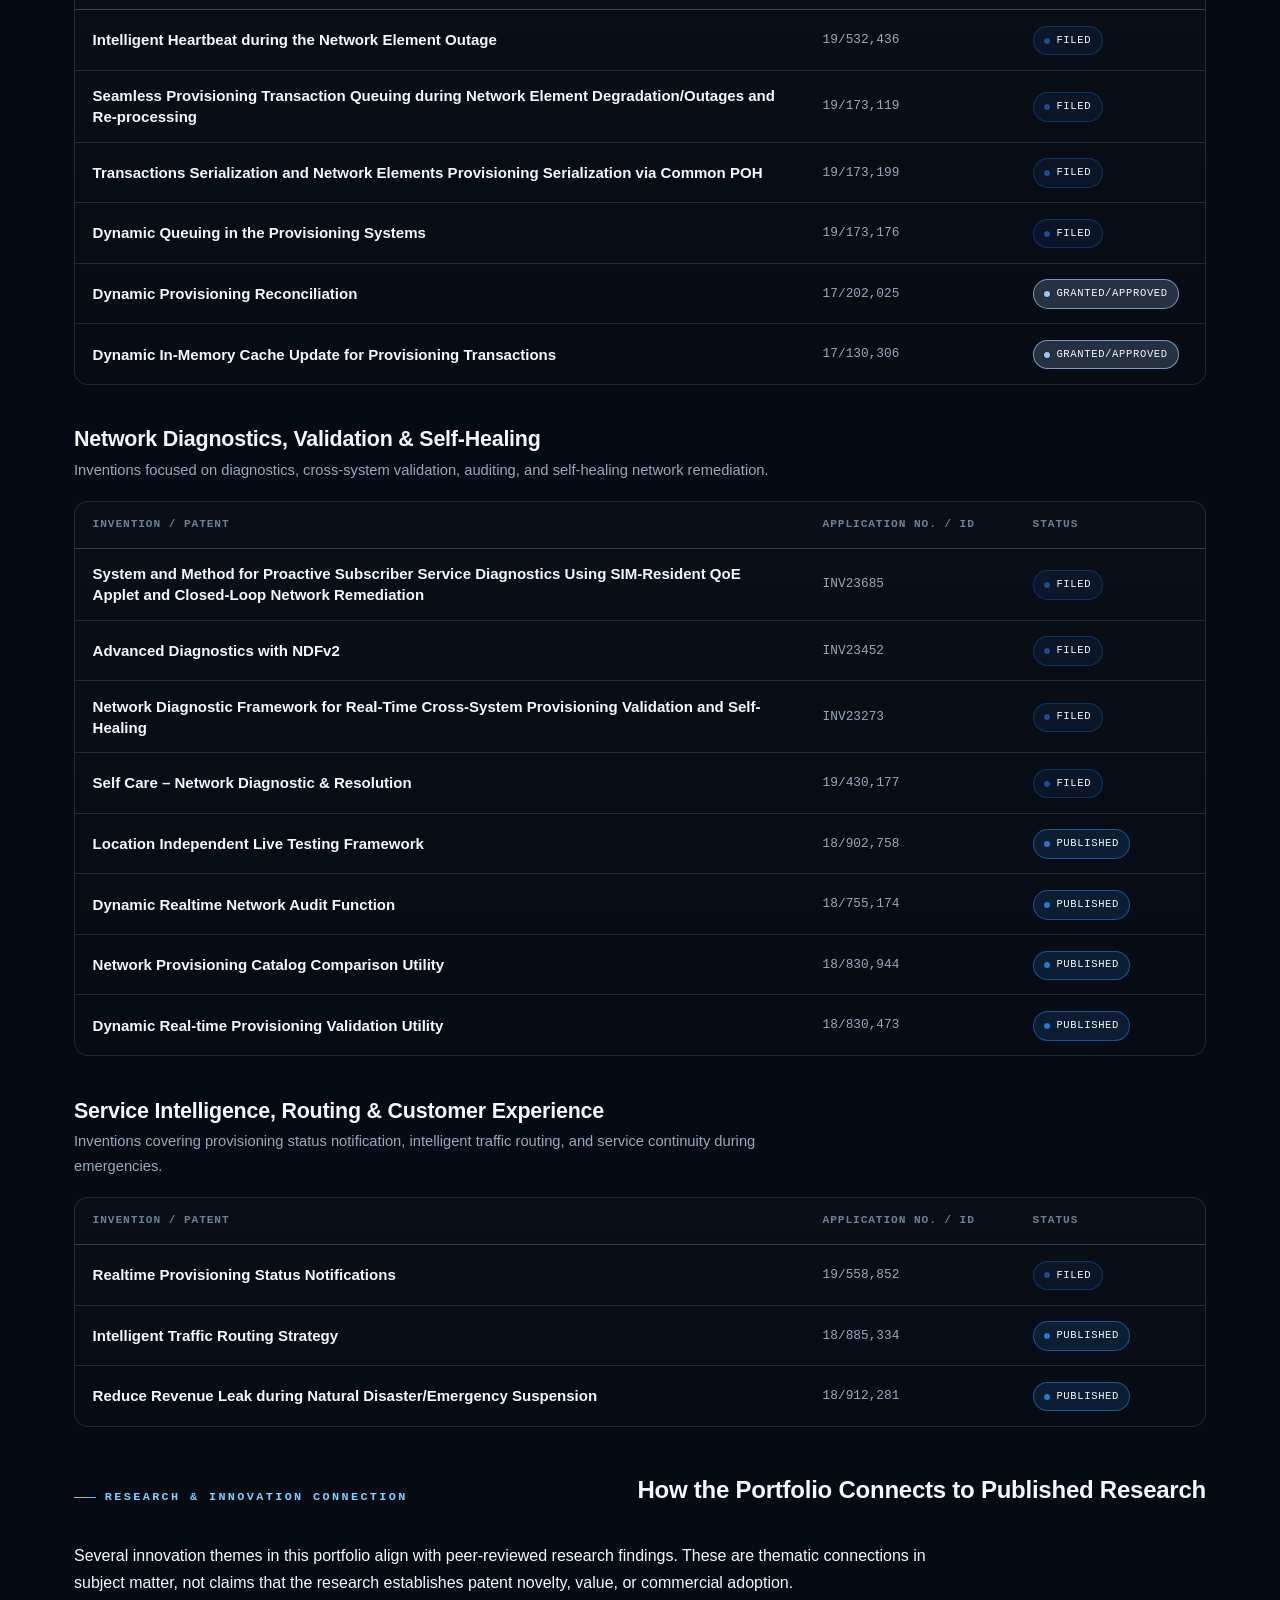
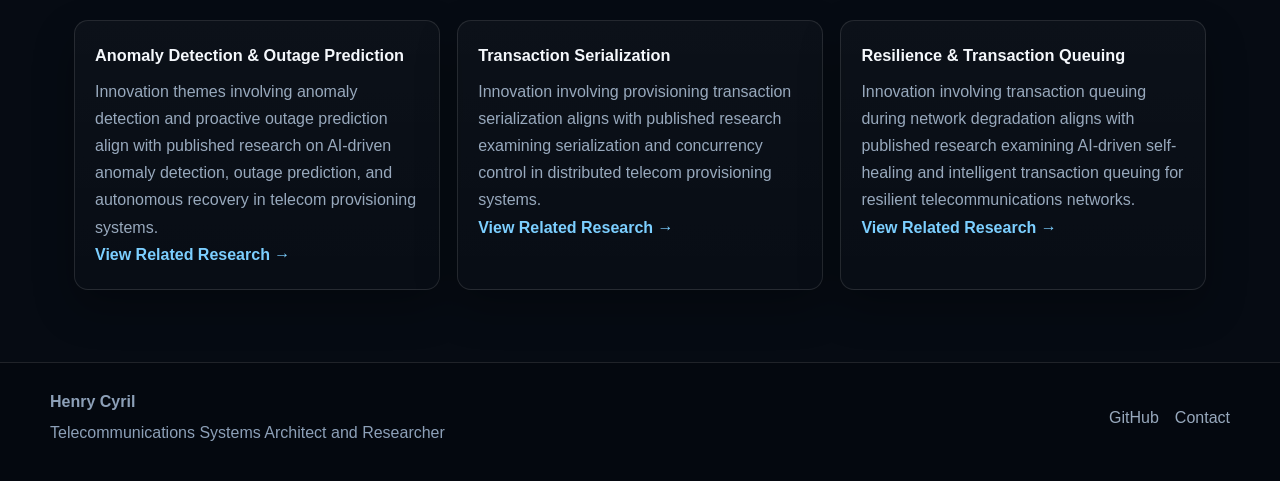
<file: patents.html>
<!DOCTYPE html>
<html lang="en">
<head>
  <meta charset="UTF-8">
  <meta name="viewport" content="width=device-width, initial-scale=1.0">
  <title>Henry Cyril | Patents, Inventions &amp; Telecommunications Innovation</title>
  <meta name="description" content="Explore Henry Cyril's invention and patent portfolio spanning AI-driven telecommunications, network provisioning, anomaly detection, resilient transaction processing, diagnostics, automation, and service assurance.">
  <link rel="canonical" href="https://henrycyril.github.io/patents.html">
  <meta property="og:title" content="Henry Cyril | Patents, Inventions & Telecommunications Innovation">
  <meta property="og:description" content="Explore Henry Cyril's invention and patent portfolio spanning AI-driven telecommunications, network provisioning, anomaly detection, resilient transaction processing, diagnostics, automation, and service assurance.">
  <meta property="og:type" content="website">
  <meta property="og:url" content="https://henrycyril.github.io/patents.html">
  <link rel="stylesheet" href="assets/css/styles.css">
</head>
<body>
  <a class="skip-link" href="#main-content">Skip to content</a>

  <header class="site-header">
    <div class="site-nav">
      <a class="brand" href="index.html">Henry Cyril</a>
      <nav class="nav-links" aria-label="Primary navigation">
        <a href="index.html">Home</a>
        <a href="about.html">About</a>
        <a href="research.html">Research</a>
        <a href="publications.html">Publications</a>
        <a href="patents.html" aria-current="page">Patents</a>
        <a href="contributions.html">Industry Impact</a>
        <a href="service.html">Professional Service</a>
        <a href="awards.html">Awards</a>
        <a href="contact.html">Contact</a>
      </nav>
    </div>
  </header>

  <main id="main-content">
    <section class="hero hero--compact">
      <div class="hero-inner">
        <p class="eyebrow">Patents and innovation</p>
        <h1>Innovation &amp; Intellectual Property</h1>
        <p class="hero-copy">Inventions spanning AI-driven telecommunications, network provisioning, resilient distributed systems, diagnostics, automation, transaction management, and service assurance.</p>
      </div>
    </section>

    <section class="page-main">
      <p class="page-intro">This portfolio includes invention submissions and patent matters at different stages of the intellectual-property process &mdash; from internally submitted inventions and matters not yet filed, through filed applications, published applications, and granted or approved patents. Listing an item here does not imply that it has been granted as a patent; the status shown for each entry reflects its actual current stage.</p>

      <div class="stat-grid">
        <article class="focus-item">
          <strong>25</strong>
          <span>Total Invention &amp; Patent Matters</span>
        </article>
        <article class="focus-item">
          <strong>2</strong>
          <span>Granted/Approved</span>
        </article>
        <article class="focus-item">
          <strong>1</strong>
          <span>Approved/Published</span>
        </article>
        <article class="focus-item">
          <strong>9</strong>
          <span>Published</span>
        </article>
        <article class="focus-item">
          <strong>13</strong>
          <span>Filed</span>
        </article>
      </div>
      <p class="portfolio-note">Portfolio statuses reflect the current internal/public status information available for each matter and distinguish early-stage inventions from filed, published, and granted/approved patent matters.</p>

      <div class="patent-category">
        <h2>AI, Analytics &amp; Predictive Intelligence</h2>
        <p class="category-note">Inventions applying AI/ML to provisioning decisions, anomaly detection, outage prediction, and issue resolution.</p>
        <div class="patent-table-wrap">
          <table class="patent-table">
            <caption>AI, Analytics &amp; Predictive Intelligence &mdash; 8 invention/patent matters</caption>
            <thead>
              <tr>
                <th class="col-title" scope="col">Invention / Patent</th>
                <th class="col-id" scope="col">Application No. / ID</th>
                <th class="col-status" scope="col">Status</th>
              </tr>
            </thead>
            <tbody>
              <tr>
                <td class="col-title">Intelligent AI/ML Based Proactive Failover Decision Making</td>
                <td class="col-id" data-label="Application No. / ID">19/267,490</td>
                <td class="col-status" data-label="Status"><span class="status-badge status-filed">Filed</span></td>
              </tr>
              <tr>
                <td class="col-title">AI/ML Based Network Provisioning Error &amp; Issue Prioritization, Prediction &amp; Resolution</td>
                <td class="col-id" data-label="Application No. / ID">19/171,026</td>
                <td class="col-status" data-label="Status"><span class="status-badge status-filed">Filed</span></td>
              </tr>
              <tr>
                <td class="col-title">AI/ML Based Real-Time Revenue Leak Detection Caused by Provisioning &amp; Charging</td>
                <td class="col-id" data-label="Application No. / ID">19/002,692</td>
                <td class="col-status" data-label="Status"><span class="status-badge status-filed">Filed</span></td>
              </tr>
              <tr>
                <td class="col-title">AI/ML Based Dynamic Rateplan/Add-On Recommendation Engine</td>
                <td class="col-id" data-label="Application No. / ID">19/173,786</td>
                <td class="col-status" data-label="Status"><span class="status-badge status-filed">Filed</span></td>
              </tr>
              <tr>
                <td class="col-title">Pro-active Outage Prediction by Deployment &amp; Automation Testing via Staging and Sending Logs to AI/ML</td>
                <td class="col-id" data-label="Application No. / ID">18/968,923</td>
                <td class="col-status" data-label="Status"><span class="status-badge status-published">Published</span></td>
              </tr>
              <tr>
                <td class="col-title">Proactive Outage Prediction</td>
                <td class="col-id" data-label="Application No. / ID">18/798,455</td>
                <td class="col-status" data-label="Status"><span class="status-badge status-published">Published</span></td>
              </tr>
              <tr>
                <td class="col-title">Network Provisioning Engine Anomaly Detector for Real-Time Anomaly Tracking and Outage Prediction</td>
                <td class="col-id" data-label="Application No. / ID">18/650,746</td>
                <td class="col-status" data-label="Status"><span class="status-badge status-published">Published</span></td>
              </tr>
              <tr>
                <td class="col-title">Network Provisioning Engine AI/ML Based Recommendation Engine for Proactive Planning and Efficient Hardware Allocation</td>
                <td class="col-id" data-label="Application No. / ID">18/655,801</td>
                <td class="col-status" data-label="Status"><span class="status-badge status-approved-published">Approved/Published</span></td>
              </tr>
            </tbody>
          </table>
        </div>
      </div>

      <div class="patent-category">
        <h2>Resilient Provisioning &amp; Transaction Management</h2>
        <p class="category-note">Inventions addressing transaction queuing, serialization, and provisioning-state consistency during network element outages.</p>
        <div class="patent-table-wrap">
          <table class="patent-table">
            <caption>Resilient Provisioning &amp; Transaction Management &mdash; 6 invention/patent matters</caption>
            <thead>
              <tr>
                <th class="col-title" scope="col">Invention / Patent</th>
                <th class="col-id" scope="col">Application No. / ID</th>
                <th class="col-status" scope="col">Status</th>
              </tr>
            </thead>
            <tbody>
              <tr>
                <td class="col-title">Intelligent Heartbeat during the Network Element Outage</td>
                <td class="col-id" data-label="Application No. / ID">19/532,436</td>
                <td class="col-status" data-label="Status"><span class="status-badge status-filed">Filed</span></td>
              </tr>
              <tr>
                <td class="col-title">Seamless Provisioning Transaction Queuing during Network Element Degradation/Outages and Re-processing</td>
                <td class="col-id" data-label="Application No. / ID">19/173,119</td>
                <td class="col-status" data-label="Status"><span class="status-badge status-filed">Filed</span></td>
              </tr>
              <tr>
                <td class="col-title">Transactions Serialization and Network Elements Provisioning Serialization via Common POH</td>
                <td class="col-id" data-label="Application No. / ID">19/173,199</td>
                <td class="col-status" data-label="Status"><span class="status-badge status-filed">Filed</span></td>
              </tr>
              <tr>
                <td class="col-title">Dynamic Queuing in the Provisioning Systems</td>
                <td class="col-id" data-label="Application No. / ID">19/173,176</td>
                <td class="col-status" data-label="Status"><span class="status-badge status-filed">Filed</span></td>
              </tr>
              <tr>
                <td class="col-title">Dynamic Provisioning Reconciliation</td>
                <td class="col-id" data-label="Application No. / ID">17/202,025</td>
                <td class="col-status" data-label="Status"><span class="status-badge status-granted">Granted/Approved</span></td>
              </tr>
              <tr>
                <td class="col-title">Dynamic In-Memory Cache Update for Provisioning Transactions</td>
                <td class="col-id" data-label="Application No. / ID">17/130,306</td>
                <td class="col-status" data-label="Status"><span class="status-badge status-granted">Granted/Approved</span></td>
              </tr>
            </tbody>
          </table>
        </div>
      </div>

      <div class="patent-category">
        <h2>Network Diagnostics, Validation &amp; Self-Healing</h2>
        <p class="category-note">Inventions focused on diagnostics, cross-system validation, auditing, and self-healing network remediation.</p>
        <div class="patent-table-wrap">
          <table class="patent-table">
            <caption>Network Diagnostics, Validation &amp; Self-Healing &mdash; 8 invention/patent matters</caption>
            <thead>
              <tr>
                <th class="col-title" scope="col">Invention / Patent</th>
                <th class="col-id" scope="col">Application No. / ID</th>
                <th class="col-status" scope="col">Status</th>
              </tr>
            </thead>
            <tbody>
              <tr>
                <td class="col-title">System and Method for Proactive Subscriber Service Diagnostics Using SIM-Resident QoE Applet and Closed-Loop Network Remediation</td>
                <td class="col-id" data-label="Application No. / ID">INV23685</td>
                <td class="col-status" data-label="Status"><span class="status-badge status-filed">Filed</span></td>
              </tr>
              <tr>
                <td class="col-title">Advanced Diagnostics with NDFv2</td>
                <td class="col-id" data-label="Application No. / ID">INV23452</td>
                <td class="col-status" data-label="Status"><span class="status-badge status-filed">Filed</span></td>
              </tr>
              <tr>
                <td class="col-title">Network Diagnostic Framework for Real-Time Cross-System Provisioning Validation and Self-Healing</td>
                <td class="col-id" data-label="Application No. / ID">INV23273</td>
                <td class="col-status" data-label="Status"><span class="status-badge status-filed">Filed</span></td>
              </tr>
              <tr>
                <td class="col-title">Self Care &ndash; Network Diagnostic &amp; Resolution</td>
                <td class="col-id" data-label="Application No. / ID">19/430,177</td>
                <td class="col-status" data-label="Status"><span class="status-badge status-filed">Filed</span></td>
              </tr>
              <tr>
                <td class="col-title">Location Independent Live Testing Framework</td>
                <td class="col-id" data-label="Application No. / ID">18/902,758</td>
                <td class="col-status" data-label="Status"><span class="status-badge status-published">Published</span></td>
              </tr>
              <tr>
                <td class="col-title">Dynamic Realtime Network Audit Function</td>
                <td class="col-id" data-label="Application No. / ID">18/755,174</td>
                <td class="col-status" data-label="Status"><span class="status-badge status-published">Published</span></td>
              </tr>
              <tr>
                <td class="col-title">Network Provisioning Catalog Comparison Utility</td>
                <td class="col-id" data-label="Application No. / ID">18/830,944</td>
                <td class="col-status" data-label="Status"><span class="status-badge status-published">Published</span></td>
              </tr>
              <tr>
                <td class="col-title">Dynamic Real-time Provisioning Validation Utility</td>
                <td class="col-id" data-label="Application No. / ID">18/830,473</td>
                <td class="col-status" data-label="Status"><span class="status-badge status-published">Published</span></td>
              </tr>
            </tbody>
          </table>
        </div>
      </div>

      <div class="patent-category">
        <h2>Service Intelligence, Routing &amp; Customer Experience</h2>
        <p class="category-note">Inventions covering provisioning status notification, intelligent traffic routing, and service continuity during emergencies.</p>
        <div class="patent-table-wrap">
          <table class="patent-table">
            <caption>Service Intelligence, Routing &amp; Customer Experience &mdash; 3 invention/patent matters</caption>
            <thead>
              <tr>
                <th class="col-title" scope="col">Invention / Patent</th>
                <th class="col-id" scope="col">Application No. / ID</th>
                <th class="col-status" scope="col">Status</th>
              </tr>
            </thead>
            <tbody>
              <tr>
                <td class="col-title">Realtime Provisioning Status Notifications</td>
                <td class="col-id" data-label="Application No. / ID">19/558,852</td>
                <td class="col-status" data-label="Status"><span class="status-badge status-filed">Filed</span></td>
              </tr>
              <tr>
                <td class="col-title">Intelligent Traffic Routing Strategy</td>
                <td class="col-id" data-label="Application No. / ID">18/885,334</td>
                <td class="col-status" data-label="Status"><span class="status-badge status-published">Published</span></td>
              </tr>
              <tr>
                <td class="col-title">Reduce Revenue Leak during Natural Disaster/Emergency Suspension</td>
                <td class="col-id" data-label="Application No. / ID">18/912,281</td>
                <td class="col-status" data-label="Status"><span class="status-badge status-published">Published</span></td>
              </tr>
            </tbody>
          </table>
        </div>
      </div>

      <div class="section-block" style="padding:0; margin-top:3rem;">
        <div class="section-heading">
          <p class="section-label">Research &amp; innovation connection</p>
          <h2>How the Portfolio Connects to Published Research</h2>
        </div>
        <p class="page-intro">Several innovation themes in this portfolio align with peer-reviewed research findings. These are thematic connections in subject matter, not claims that the research establishes patent novelty, value, or commercial adoption.</p>
        <div class="research-links">
          <article class="card">
            <h3>Anomaly Detection &amp; Outage Prediction</h3>
            <p>Innovation themes involving anomaly detection and proactive outage prediction align with published research on AI-driven anomaly detection, outage prediction, and autonomous recovery in telecom provisioning systems.</p>
            <p class="section-cta"><a href="publications.html">View Related Research →</a></p>
          </article>
          <article class="card">
            <h3>Transaction Serialization</h3>
            <p>Innovation involving provisioning transaction serialization aligns with published research examining serialization and concurrency control in distributed telecom provisioning systems.</p>
            <p class="section-cta"><a href="publications.html">View Related Research →</a></p>
          </article>
          <article class="card">
            <h3>Resilience &amp; Transaction Queuing</h3>
            <p>Innovation involving transaction queuing during network degradation aligns with published research examining AI-driven self-healing and intelligent transaction queuing for resilient telecommunications networks.</p>
            <p class="section-cta"><a href="publications.html">View Related Research →</a></p>
          </article>
        </div>
      </div>
    </section>
  </main>

  <footer class="site-footer">
    <div class="footer-content">
      <div>
        <p style="margin:0; font-weight:700;">Henry Cyril</p>
        <p style="margin:0.2rem 0 0;">Telecommunications Systems Architect and Researcher</p>
      </div>
      <div class="footer-links">
        <a href="https://github.com/henrycyril" target="_blank" rel="noopener noreferrer">GitHub</a>
        <a href="contact.html">Contact</a>
      </div>
    </div>
  </footer>

  <script src="assets/js/main.js"></script>
</body>
</html>
</file>
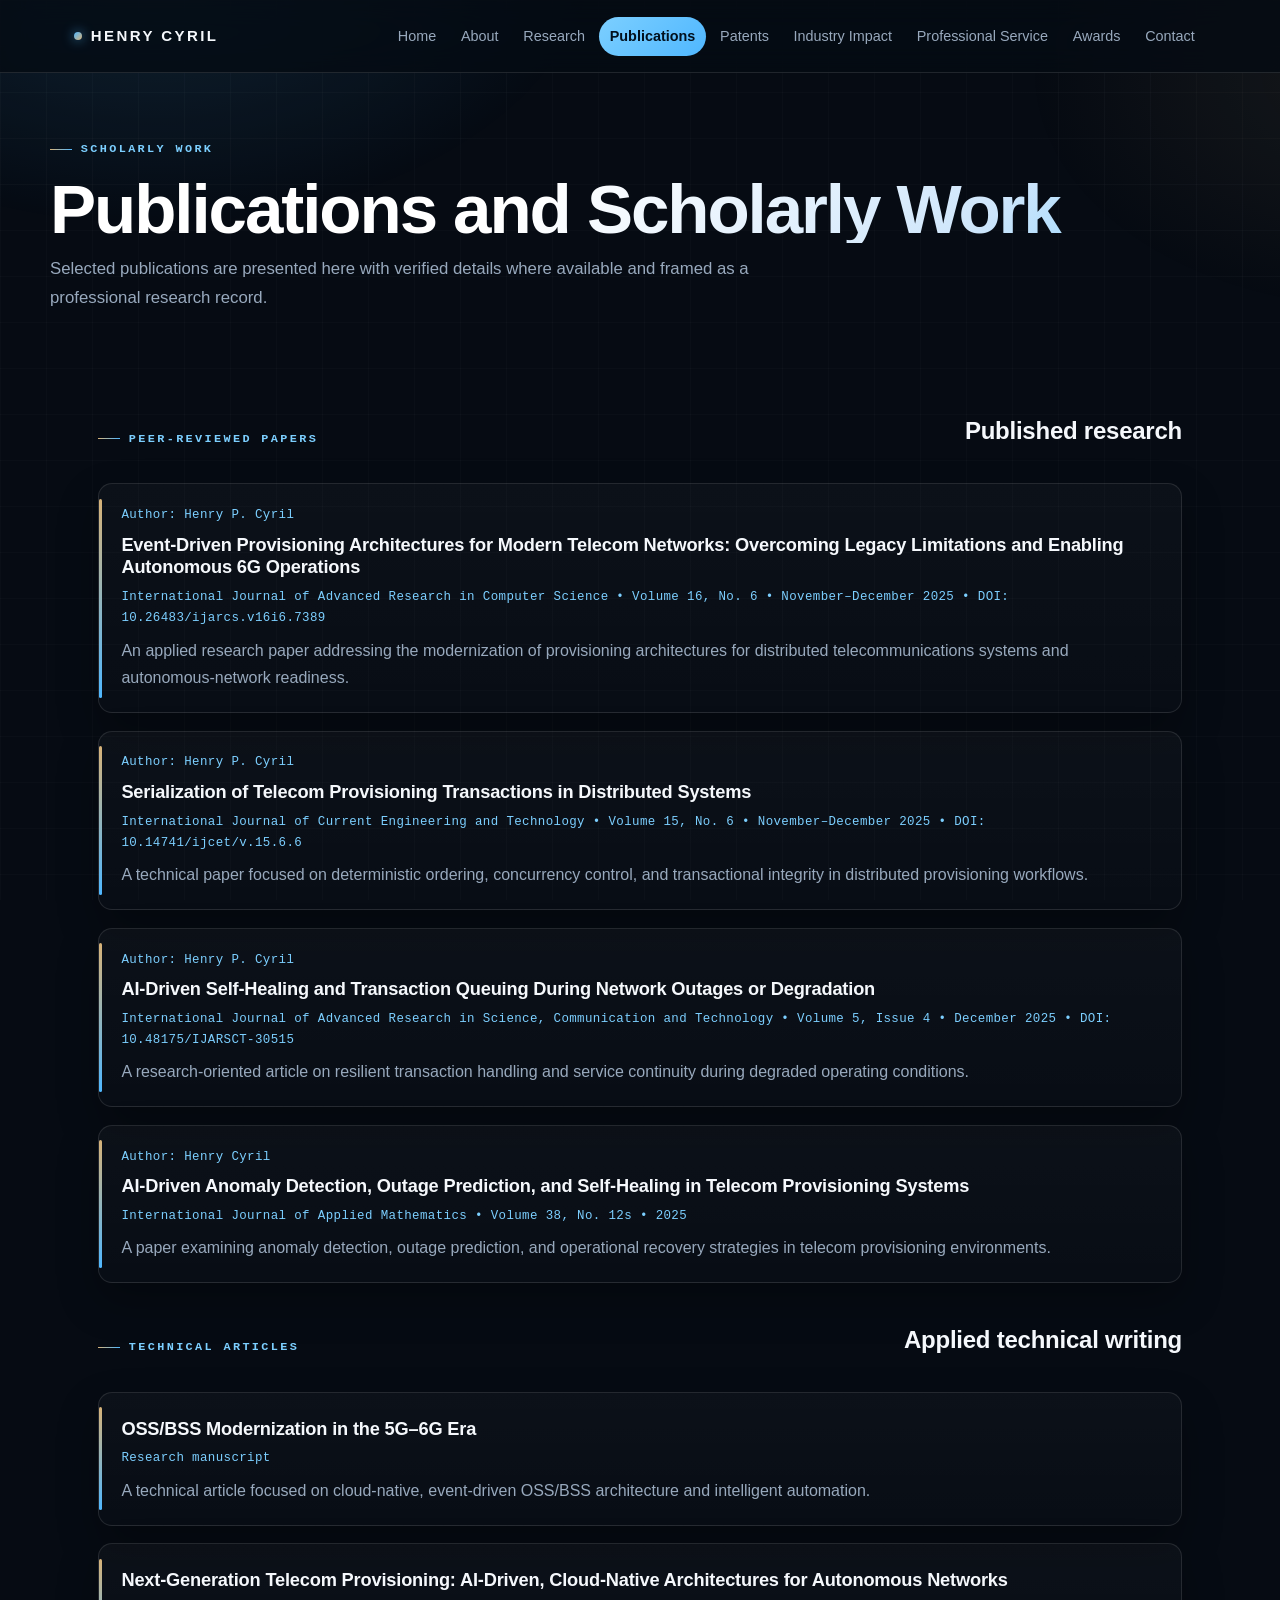
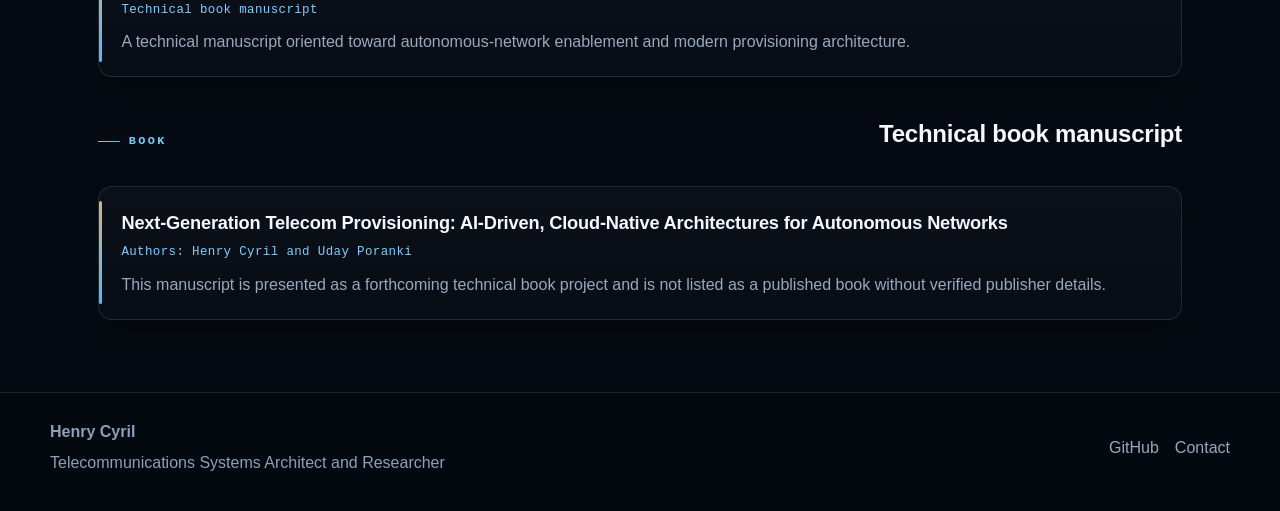
<file: publications.html>
<!DOCTYPE html>
<html lang="en">
<head>
  <meta charset="UTF-8">
  <meta name="viewport" content="width=device-width, initial-scale=1.0">
  <title>Publications and Scholarly Work | Henry Cyril</title>
  <meta name="description" content="Selected publications and research outputs from Henry Cyril’s work in telecom architecture and intelligent operations.">
  <link rel="canonical" href="https://henrycyril.github.io/publications.html">
  <meta property="og:title" content="Publications and Scholarly Work | Henry Cyril">
  <meta property="og:description" content="Selected research and publication entries in telecommunications architecture and autonomous operations.">
  <meta property="og:type" content="website">
  <meta property="og:url" content="https://henrycyril.github.io/publications.html">
  <link rel="stylesheet" href="assets/css/styles.css">
</head>
<body>
  <a class="skip-link" href="#main-content">Skip to content</a>

  <header class="site-header">
    <div class="site-nav">
      <a class="brand" href="index.html">Henry Cyril</a>
      <nav class="nav-links" aria-label="Primary navigation">
        <a href="index.html">Home</a>
        <a href="about.html">About</a>
        <a href="research.html">Research</a>
        <a href="publications.html" aria-current="page">Publications</a>
        <a href="patents.html">Patents</a>
        <a href="contributions.html">Industry Impact</a>
        <a href="service.html">Professional Service</a>
        <a href="awards.html">Awards</a>
        <a href="contact.html">Contact</a>
      </nav>
    </div>
  </header>

  <main id="main-content">
    <section class="hero hero--compact">
      <div class="hero-inner">
        <p class="eyebrow">Scholarly work</p>
        <h1>Publications and Scholarly Work</h1>
        <p class="hero-copy">Selected publications are presented here with verified details where available and framed as a professional research record.</p>
      </div>
    </section>

    <section class="page-main">
      <div class="section-block">
        <div class="section-heading">
          <p class="section-label">Peer-reviewed papers</p>
          <h2>Published research</h2>
        </div>
        <div class="publication-stack">
          <article class="publication-entry print-friendly">
            <p class="meta">Author: Henry P. Cyril</p>
            <h3>Event-Driven Provisioning Architectures for Modern Telecom Networks: Overcoming Legacy Limitations and Enabling Autonomous 6G Operations</h3>
            <p class="meta">International Journal of Advanced Research in Computer Science • Volume 16, No. 6 • November–December 2025 • DOI: 10.26483/ijarcs.v16i6.7389</p>
            <p>An applied research paper addressing the modernization of provisioning architectures for distributed telecommunications systems and autonomous-network readiness.</p>
          </article>
          <article class="publication-entry print-friendly">
            <p class="meta">Author: Henry P. Cyril</p>
            <h3>Serialization of Telecom Provisioning Transactions in Distributed Systems</h3>
            <p class="meta">International Journal of Current Engineering and Technology • Volume 15, No. 6 • November–December 2025 • DOI: 10.14741/ijcet/v.15.6.6</p>
            <p>A technical paper focused on deterministic ordering, concurrency control, and transactional integrity in distributed provisioning workflows.</p>
          </article>
          <article class="publication-entry print-friendly">
            <p class="meta">Author: Henry P. Cyril</p>
            <h3>AI-Driven Self-Healing and Transaction Queuing During Network Outages or Degradation</h3>
            <p class="meta">International Journal of Advanced Research in Science, Communication and Technology • Volume 5, Issue 4 • December 2025 • DOI: 10.48175/IJARSCT-30515</p>
            <p>A research-oriented article on resilient transaction handling and service continuity during degraded operating conditions.</p>
          </article>
          <article class="publication-entry print-friendly">
            <p class="meta">Author: Henry Cyril</p>
            <h3>AI-Driven Anomaly Detection, Outage Prediction, and Self-Healing in Telecom Provisioning Systems</h3>
            <p class="meta">International Journal of Applied Mathematics • Volume 38, No. 12s • 2025</p>
            <p>A paper examining anomaly detection, outage prediction, and operational recovery strategies in telecom provisioning environments.</p>
          </article>
        </div>
      </div>

      <div class="section-block">
        <div class="section-heading">
          <p class="section-label">Technical articles</p>
          <h2>Applied technical writing</h2>
        </div>
        <div class="publication-stack">
          <article class="publication-entry">
            <h3>OSS/BSS Modernization in the 5G–6G Era</h3>
            <p class="meta">Research manuscript</p>
            <p>A technical article focused on cloud-native, event-driven OSS/BSS architecture and intelligent automation.</p>
          </article>
          <article class="publication-entry">
            <h3>Next-Generation Telecom Provisioning: AI-Driven, Cloud-Native Architectures for Autonomous Networks</h3>
            <p class="meta">Technical book manuscript</p>
            <p>A technical manuscript oriented toward autonomous-network enablement and modern provisioning architecture.</p>
          </article>
        </div>
      </div>

      <div class="section-block">
        <div class="section-heading">
          <p class="section-label">Book</p>
          <h2>Technical book manuscript</h2>
        </div>
        <div class="publication-entry">
          <h3>Next-Generation Telecom Provisioning: AI-Driven, Cloud-Native Architectures for Autonomous Networks</h3>
          <p class="meta">Authors: Henry Cyril and Uday Poranki</p>
          <p>This manuscript is presented as a forthcoming technical book project and is not listed as a published book without verified publisher details.</p>
        </div>
      </div>
    </section>
  </main>

  <footer class="site-footer">
    <div class="footer-content">
      <div>
        <p style="margin:0; font-weight:700;">Henry Cyril</p>
        <p style="margin:0.2rem 0 0;">Telecommunications Systems Architect and Researcher</p>
      </div>
      <div class="footer-links">
        <a href="https://github.com/henrycyril" target="_blank" rel="noopener noreferrer">GitHub</a>
        <a href="contact.html">Contact</a>
      </div>
    </div>
  </footer>

  <script src="assets/js/main.js"></script>
</body>
</html>
</file>
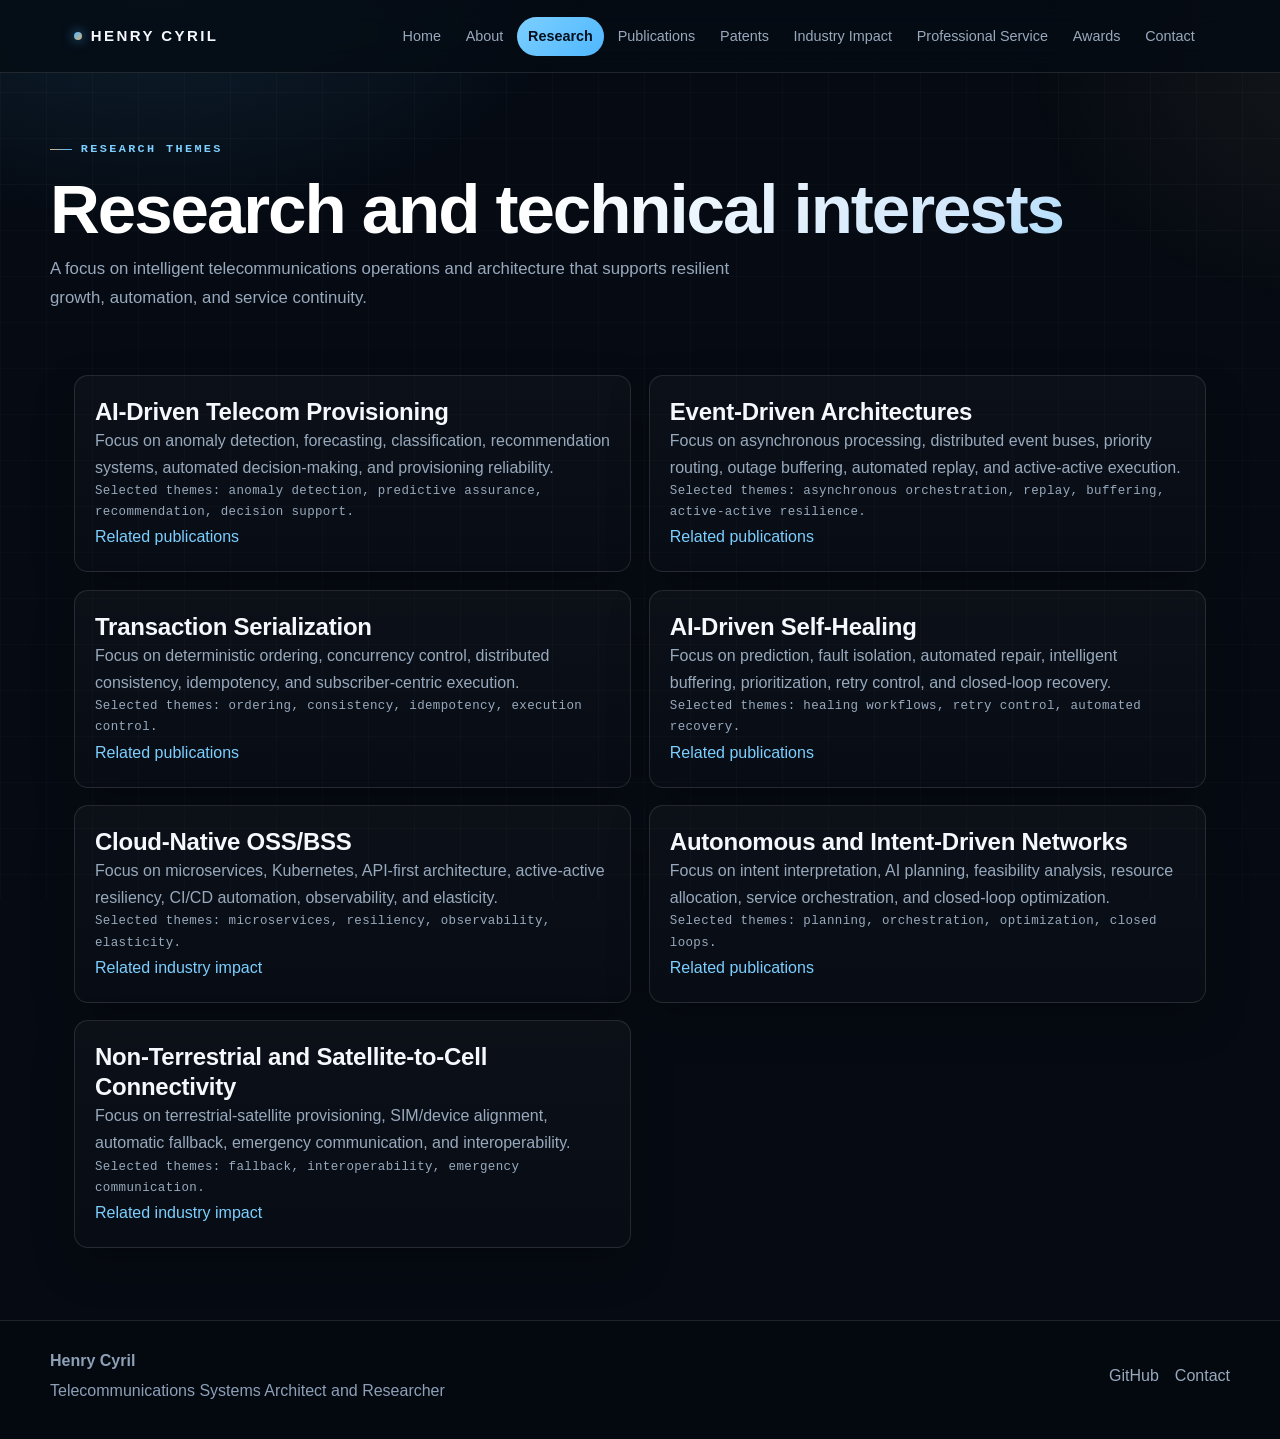
<file: research.html>
<!DOCTYPE html>
<html lang="en">
<head>
  <meta charset="UTF-8">
  <meta name="viewport" content="width=device-width, initial-scale=1.0">
  <title>Research | Henry Cyril</title>
  <meta name="description" content="Research themes and technical interests in AI-driven provisioning, event-driven architecture, cloud-native OSS/BSS, and autonomous networks.">
  <link rel="canonical" href="https://henrycyril.github.io/research.html">
  <meta property="og:title" content="Research | Henry Cyril">
  <meta property="og:description" content="Research themes focused on resilient telecommunications architecture and intelligent network operations.">
  <meta property="og:type" content="website">
  <meta property="og:url" content="https://henrycyril.github.io/research.html">
  <link rel="stylesheet" href="assets/css/styles.css">
</head>
<body>
  <a class="skip-link" href="#main-content">Skip to content</a>

  <header class="site-header">
    <div class="site-nav">
      <a class="brand" href="index.html">Henry Cyril</a>
      <nav class="nav-links" aria-label="Primary navigation">
        <a href="index.html">Home</a>
        <a href="about.html">About</a>
        <a href="research.html" aria-current="page">Research</a>
        <a href="publications.html">Publications</a>
        <a href="patents.html">Patents</a>
        <a href="contributions.html">Industry Impact</a>
        <a href="service.html">Professional Service</a>
        <a href="awards.html">Awards</a>
        <a href="contact.html">Contact</a>
      </nav>
    </div>
  </header>

  <main id="main-content">
    <section class="hero hero--compact">
      <div class="hero-inner">
        <p class="eyebrow">Research themes</p>
        <h1>Research and technical interests</h1>
        <p class="hero-copy">A focus on intelligent telecommunications operations and architecture that supports resilient growth, automation, and service continuity.</p>
      </div>
    </section>

    <section class="page-main">
      <div class="theme-grid">
        <article class="panel">
          <h2>AI-Driven Telecom Provisioning</h2>
          <p>Focus on anomaly detection, forecasting, classification, recommendation systems, automated decision-making, and provisioning reliability.</p>
          <p class="meta-detail">Selected themes: anomaly detection, predictive assurance, recommendation, decision support.</p>
          <p><a href="publications.html">Related publications</a></p>
        </article>
        <article class="panel">
          <h2>Event-Driven Architectures</h2>
          <p>Focus on asynchronous processing, distributed event buses, priority routing, outage buffering, automated replay, and active-active execution.</p>
          <p class="meta-detail">Selected themes: asynchronous orchestration, replay, buffering, active-active resilience.</p>
          <p><a href="publications.html">Related publications</a></p>
        </article>
        <article class="panel">
          <h2>Transaction Serialization</h2>
          <p>Focus on deterministic ordering, concurrency control, distributed consistency, idempotency, and subscriber-centric execution.</p>
          <p class="meta-detail">Selected themes: ordering, consistency, idempotency, execution control.</p>
          <p><a href="publications.html">Related publications</a></p>
        </article>
        <article class="panel">
          <h2>AI-Driven Self-Healing</h2>
          <p>Focus on prediction, fault isolation, automated repair, intelligent buffering, prioritization, retry control, and closed-loop recovery.</p>
          <p class="meta-detail">Selected themes: healing workflows, retry control, automated recovery.</p>
          <p><a href="publications.html">Related publications</a></p>
        </article>
        <article class="panel">
          <h2>Cloud-Native OSS/BSS</h2>
          <p>Focus on microservices, Kubernetes, API-first architecture, active-active resiliency, CI/CD automation, observability, and elasticity.</p>
          <p class="meta-detail">Selected themes: microservices, resiliency, observability, elasticity.</p>
          <p><a href="contributions.html">Related industry impact</a></p>
        </article>
        <article class="panel">
          <h2>Autonomous and Intent-Driven Networks</h2>
          <p>Focus on intent interpretation, AI planning, feasibility analysis, resource allocation, service orchestration, and closed-loop optimization.</p>
          <p class="meta-detail">Selected themes: planning, orchestration, optimization, closed loops.</p>
          <p><a href="publications.html">Related publications</a></p>
        </article>
        <article class="panel">
          <h2>Non-Terrestrial and Satellite-to-Cell Connectivity</h2>
          <p>Focus on terrestrial-satellite provisioning, SIM/device alignment, automatic fallback, emergency communication, and interoperability.</p>
          <p class="meta-detail">Selected themes: fallback, interoperability, emergency communication.</p>
          <p><a href="contributions.html">Related industry impact</a></p>
        </article>
      </div>
    </section>
  </main>

  <footer class="site-footer">
    <div class="footer-content">
      <div>
        <p style="margin:0; font-weight:700;">Henry Cyril</p>
        <p style="margin:0.2rem 0 0;">Telecommunications Systems Architect and Researcher</p>
      </div>
      <div class="footer-links">
        <a href="https://github.com/henrycyril" target="_blank" rel="noopener noreferrer">GitHub</a>
        <a href="contact.html">Contact</a>
      </div>
    </div>
  </footer>

  <script src="assets/js/main.js"></script>
</body>
</html>
</file>
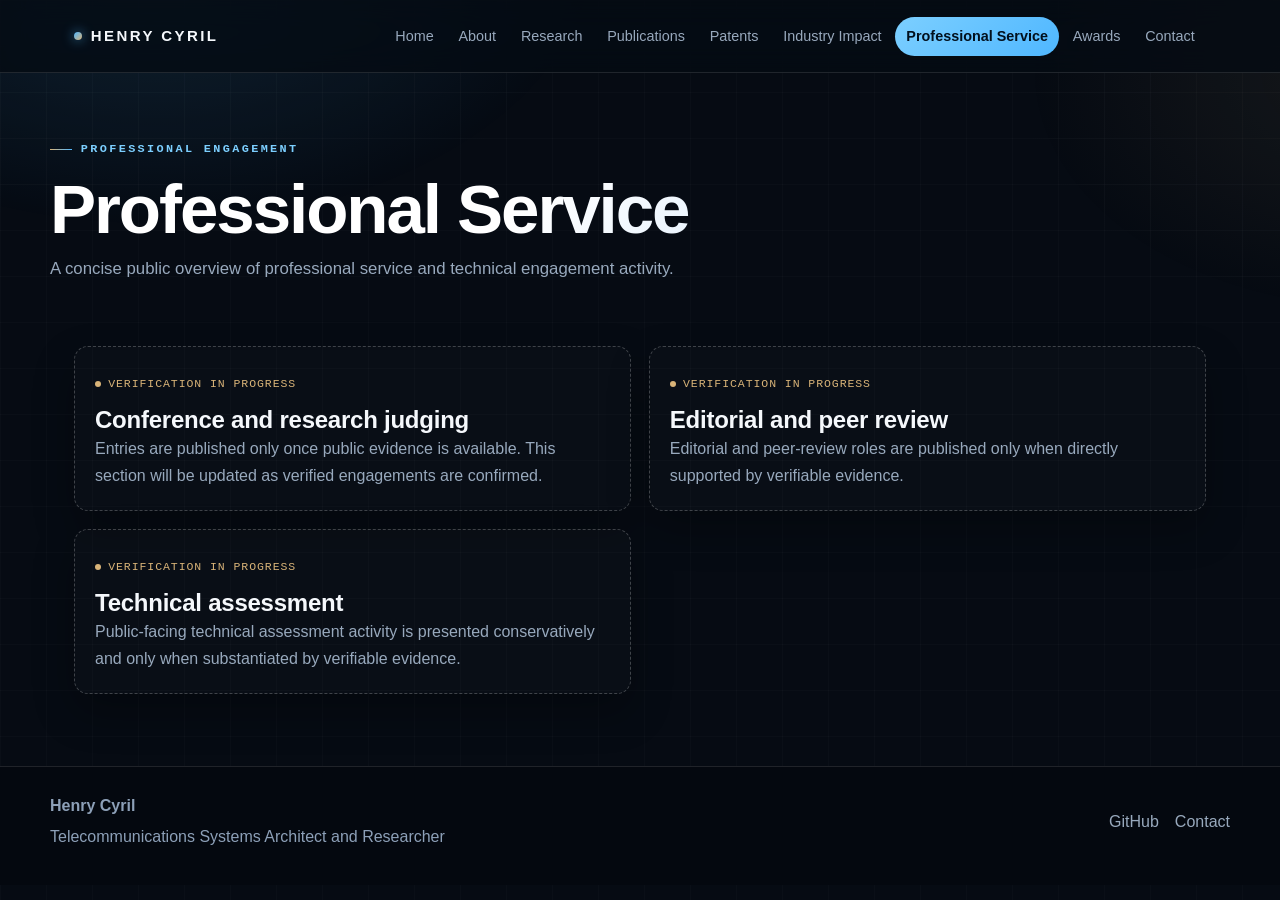
<file: service.html>
<!DOCTYPE html>
<html lang="en">
<head>
  <meta charset="UTF-8">
  <meta name="viewport" content="width=device-width, initial-scale=1.0">
  <title>Professional Service | Henry Cyril</title>
  <meta name="description" content="Professional service and engagement areas for Henry Cyril, with verified information presented conservatively.">
  <link rel="canonical" href="https://henrycyril.github.io/service.html">
  <meta property="og:title" content="Professional Service | Henry Cyril">
  <meta property="og:description" content="Professional service page for verified engagement and review activities.">
  <meta property="og:type" content="website">
  <meta property="og:url" content="https://henrycyril.github.io/service.html">
  <link rel="stylesheet" href="assets/css/styles.css">
</head>
<body>
  <a class="skip-link" href="#main-content">Skip to content</a>

  <header class="site-header">
    <div class="site-nav">
      <a class="brand" href="index.html">Henry Cyril</a>
      <nav class="nav-links" aria-label="Primary navigation">
        <a href="index.html">Home</a>
        <a href="about.html">About</a>
        <a href="research.html">Research</a>
        <a href="publications.html">Publications</a>
        <a href="patents.html">Patents</a>
        <a href="contributions.html">Industry Impact</a>
        <a href="service.html" aria-current="page">Professional Service</a>
        <a href="awards.html">Awards</a>
        <a href="contact.html">Contact</a>
      </nav>
    </div>
  </header>

  <main id="main-content">
    <section class="hero hero--compact">
      <div class="hero-inner">
        <p class="eyebrow">Professional engagement</p>
        <h1>Professional Service</h1>
        <p class="hero-copy">A concise public overview of professional service and technical engagement activity.</p>
      </div>
    </section>

    <section class="page-main">
      <div class="content-grid">
        <article class="card pending-card">
          <p class="status-chip">Verification in progress</p>
          <h2>Conference and research judging</h2>
          <p>Entries are published only once public evidence is available. This section will be updated as verified engagements are confirmed.</p>
        </article>
        <article class="card pending-card">
          <p class="status-chip">Verification in progress</p>
          <h2>Editorial and peer review</h2>
          <p>Editorial and peer-review roles are published only when directly supported by verifiable evidence.</p>
        </article>
        <article class="card pending-card">
          <p class="status-chip">Verification in progress</p>
          <h2>Technical assessment</h2>
          <p>Public-facing technical assessment activity is presented conservatively and only when substantiated by verifiable evidence.</p>
        </article>
      </div>
    </section>
  </main>

  <footer class="site-footer">
    <div class="footer-content">
      <div>
        <p style="margin:0; font-weight:700;">Henry Cyril</p>
        <p style="margin:0.2rem 0 0;">Telecommunications Systems Architect and Researcher</p>
      </div>
      <div class="footer-links">
        <a href="https://github.com/henrycyril" target="_blank" rel="noopener noreferrer">GitHub</a>
        <a href="contact.html">Contact</a>
      </div>
    </div>
  </footer>

  <script src="assets/js/main.js"></script>
</body>
</html>
</file>
<file: assets/css/styles.css>
:root {
  --bg: #060b13;
  --bg-soft: #0a1420;
  --surface: #101d2d;
  --surface-2: #17283b;
  --text: #f5f8fc;
  --muted: #98a9bd;
  --muted-2: #6d8098;
  --accent: #4fb7ff;
  --accent-2: #7ccfff;
  --accent-soft: rgba(79, 183, 255, 0.14);
  --gold: #d8b378;
  --gold-soft: rgba(216, 179, 120, 0.16);
  --border: rgba(255, 255, 255, 0.11);
  --border-strong: rgba(255, 255, 255, 0.22);
  --shadow: 0 18px 40px rgba(0, 0, 0, 0.28);
  --shadow-lg: 0 30px 70px rgba(0, 0, 0, 0.38);
  --radius: 14px;
  --radius-sm: 10px;
  --max-width: 1180px;
  --font-display: Georgia, "Iowan Old Style", "Palatino Linotype", serif;
  --font-mono: "SFMono-Regular", Consolas, "Liberation Mono", monospace;
}

* {
  box-sizing: border-box;
}

html {
  scroll-behavior: smooth;
}

body {
  position: relative;
  margin: 0;
  font-family: Inter, "Segoe UI", Roboto, Arial, sans-serif;
  color: var(--text);
  background: var(--bg);
  line-height: 1.7;
  min-height: 100vh;
  overflow-x: hidden;
}

body::before {
  content: "";
  position: fixed;
  inset: 0;
  pointer-events: none;
  z-index: 0;
  background:
    radial-gradient(760px 480px at 12% -6%, rgba(79, 183, 255, 0.16), transparent 60%),
    radial-gradient(620px 420px at 108% 8%, rgba(216, 179, 120, 0.09), transparent 60%),
    linear-gradient(rgba(255, 255, 255, 0.025) 1px, transparent 1px),
    linear-gradient(90deg, rgba(255, 255, 255, 0.025) 1px, transparent 1px);
  background-size: auto, auto, 46px 46px, 46px 46px;
  opacity: 0.9;
}

a {
  color: var(--accent-2);
  text-decoration: none;
}

a:hover,
a:focus-visible {
  color: var(--text);
}

img {
  max-width: 100%;
  display: block;
}

.skip-link {
  position: absolute;
  left: -9999px;
  top: auto;
}

.skip-link:focus {
  left: 16px;
  top: 16px;
  z-index: 2200;
  padding: 0.75rem 1rem;
  background: var(--accent);
  color: #02101d;
  border-radius: 6px;
  font-weight: 700;
}

:focus-visible {
  outline: 2px solid var(--accent);
  outline-offset: 3px;
}

/* Header */

.site-header {
  position: sticky;
  top: 0;
  z-index: 2000;
  background: rgba(6, 11, 19, 0.82);
  border-bottom: 1px solid var(--border);
  backdrop-filter: blur(14px) saturate(140%);
  -webkit-backdrop-filter: blur(14px) saturate(140%);
}

.site-nav {
  position: relative;
  max-width: var(--max-width);
  margin: 0 auto;
  display: flex;
  justify-content: space-between;
  align-items: center;
  padding: 1.05rem 1.5rem;
  gap: 1rem;
}

.brand {
  display: inline-flex;
  align-items: center;
  gap: 0.55rem;
  color: var(--text);
  text-decoration: none;
  font-size: 0.94rem;
  font-weight: 700;
  letter-spacing: 0.16em;
  text-transform: uppercase;
}

.brand::before {
  content: "";
  width: 8px;
  height: 8px;
  border-radius: 50%;
  background: linear-gradient(135deg, var(--accent), var(--gold));
  box-shadow: 0 0 12px rgba(79, 183, 255, 0.7);
}

.nav-toggle {
  display: none;
  border: 1px solid var(--border);
  background: transparent;
  color: var(--text);
  padding: 0.5rem 0.7rem;
  border-radius: 6px;
  font-size: 0.92rem;
}

.nav-links {
  display: flex;
  flex-wrap: wrap;
  gap: 0.15rem;
}

.nav-links a {
  color: var(--muted);
  text-decoration: none;
  font-size: 0.9rem;
  font-weight: 500;
  padding: 0.45rem 0.7rem;
  border-radius: 999px;
  transition: color 160ms ease, background 160ms ease;
}

.nav-links a:hover,
.nav-links a:focus-visible {
  color: var(--text);
  background: rgba(255, 255, 255, 0.06);
}

.nav-links a[aria-current="page"] {
  color: #02101d;
  background: linear-gradient(135deg, var(--accent-2), var(--accent));
  font-weight: 700;
}

/* Hero */

.hero {
  padding: 5.5rem 1.5rem 4rem;
  position: relative;
  z-index: 1;
}

.hero--compact {
  padding: 3.6rem 1.5rem 2.4rem;
}

.hero-inner,
.page-main,
.page-shell {
  max-width: var(--max-width);
  margin: 0 auto;
  position: relative;
  z-index: 1;
}

.hero-grid,
.bio-grid,
.split-grid {
  display: grid;
  grid-template-columns: minmax(0, 1.15fr) minmax(0, 0.85fr);
  gap: 2.5rem;
  align-items: center;
}

.eyebrow,
.section-label,
.meta-label {
  display: inline-flex;
  align-items: center;
  gap: 0.55rem;
  color: var(--accent-2);
  font-size: 0.74rem;
  font-weight: 700;
  letter-spacing: 0.2em;
  text-transform: uppercase;
  margin: 0 0 1rem;
  font-family: var(--font-mono);
}

.eyebrow::before,
.section-label::before {
  content: "";
  width: 22px;
  height: 1px;
  background: linear-gradient(90deg, var(--gold), var(--accent));
}

.hero h1,
.page-title {
  font-size: clamp(2.7rem, 5.4vw, 4.4rem);
  line-height: 0.98;
  margin: 0 0 0.75rem;
  letter-spacing: -0.03em;
  background: linear-gradient(135deg, #ffffff 40%, #cfe6fb 78%, var(--accent-2) 100%);
  -webkit-background-clip: text;
  background-clip: text;
  -webkit-text-fill-color: transparent;
}

.hero-title {
  font-size: clamp(1.04rem, 2vw, 1.3rem);
  font-weight: 600;
  color: #dfe9f5;
  margin: 0 0 1.1rem;
}

.hero-copy,
.lead,
.card p,
.publication-entry p,
.case-study p,
.list,
.timeline-item p,
.panel p,
.page-intro p {
  color: var(--muted);
  margin: 0;
}

.hero-copy {
  max-width: 700px;
  font-size: 1.05rem;
}

.hero-actions {
  display: flex;
  gap: 0.85rem;
  flex-wrap: wrap;
  margin-top: 1.8rem;
}

.button {
  display: inline-flex;
  align-items: center;
  justify-content: center;
  padding: 0.85rem 1.3rem;
  border: 1px solid var(--accent);
  background: linear-gradient(135deg, var(--accent-2), var(--accent));
  color: #02101d;
  text-decoration: none;
  font-weight: 700;
  font-size: 0.95rem;
  border-radius: 8px;
  box-shadow: 0 10px 26px rgba(79, 183, 255, 0.25);
  transition: transform 180ms ease, box-shadow 180ms ease, filter 180ms ease;
}

.button:hover,
.button:focus-visible {
  transform: translateY(-2px);
  color: #02101d;
  filter: brightness(1.06);
  box-shadow: 0 16px 34px rgba(79, 183, 255, 0.34);
}

.button--secondary {
  background: rgba(255, 255, 255, 0.03);
  color: var(--text);
  border-color: var(--border-strong);
  box-shadow: none;
}

.button--secondary:hover,
.button--secondary:focus-visible {
  background: rgba(255, 255, 255, 0.07);
  color: var(--text);
  transform: translateY(-2px);
  box-shadow: var(--shadow);
}

/* Portrait */

.profile-frame {
  position: relative;
  margin: 0 auto;
  width: 100%;
  max-width: 360px;
  justify-self: center;
  aspect-ratio: 1 / 1;
}

.profile-frame::before {
  content: "";
  position: absolute;
  inset: 4%;
  z-index: 0;
  border-radius: 50%;
  background:
    radial-gradient(closest-side, rgba(79, 183, 255, 0.4), transparent 72%),
    radial-gradient(closest-side, rgba(216, 179, 120, 0.28), transparent 70%);
  background-position: 25% 20%, 82% 85%;
  background-repeat: no-repeat;
  background-size: 70% 70%, 60% 60%;
  filter: blur(30px);
  opacity: 0.9;
}

.profile-frame::after {
  content: "";
  position: absolute;
  inset: 0;
  z-index: 2;
  border-radius: 50%;
  background: conic-gradient(from 220deg, var(--gold), var(--accent) 45%, var(--accent-2) 65%, var(--gold) 100%);
  -webkit-mask: radial-gradient(closest-side, transparent calc(100% - 4px), #000 calc(100% - 4px));
  mask: radial-gradient(closest-side, transparent calc(100% - 4px), #000 calc(100% - 4px));
}

.profile-frame img {
  position: relative;
  z-index: 1;
  width: 100%;
  height: 100%;
  border-radius: 50%;
  object-fit: cover;
  object-position: center 14%;
  box-shadow: 0 20px 45px rgba(0, 0, 0, 0.45);
  filter: saturate(1.05) contrast(1.04);
}

.profile-frame--about {
  max-width: 300px;
}

.profile-badge {
  position: absolute;
  left: 50%;
  top: 100%;
  margin-top: 14px;
  transform: translateX(-50%);
  z-index: 2;
  display: inline-flex;
  align-items: center;
  gap: 0.5rem;
  padding: 0.55rem 1rem;
  border-radius: 999px;
  background: rgba(10, 18, 29, 0.86);
  border: 1px solid var(--border-strong);
  box-shadow: var(--shadow);
  backdrop-filter: blur(10px);
  white-space: nowrap;
  font-size: 0.78rem;
  font-weight: 700;
  color: var(--text);
}

.profile-badge::before {
  content: "";
  width: 7px;
  height: 7px;
  border-radius: 50%;
  background: var(--gold);
  box-shadow: 0 0 10px rgba(216, 179, 120, 0.85);
}

/* Stat bar */

.focus-strip {
  display: grid;
  grid-template-columns: repeat(4, minmax(0, 1fr));
  gap: 1rem;
  padding: 0 1.5rem 0;
  max-width: var(--max-width);
  margin: 0 auto 2.75rem;
  position: relative;
  z-index: 1;
}

.focus-item {
  position: relative;
  overflow: hidden;
  padding: 1.4rem 1.3rem 1.2rem;
}

.focus-item::before {
  content: "";
  position: absolute;
  top: 0;
  left: 0;
  right: 0;
  height: 2px;
  background: linear-gradient(90deg, var(--gold), var(--accent));
  opacity: 0.85;
}

.focus-item strong {
  display: block;
  font-family: var(--font-display);
  color: var(--text);
  font-size: 2rem;
  font-weight: 400;
  letter-spacing: -0.01em;
  margin-bottom: 0.4rem;
}

.focus-item span {
  color: var(--muted);
  font-size: 0.9rem;
}

/* Shared surfaces */

.focus-item,
.panel,
.case-study,
.publication-entry,
.timeline-item,
.card,
.info-card,
.list-card,
.patent-card {
  background: linear-gradient(180deg, rgba(255, 255, 255, 0.028), rgba(255, 255, 255, 0.01));
  border: 1px solid var(--border);
  border-radius: var(--radius);
  padding: 1.3rem 1.25rem;
  box-shadow: var(--shadow);
  transition: transform 200ms ease, border-color 200ms ease, box-shadow 200ms ease;
}

.card:hover,
.panel:hover,
.case-study:hover,
.publication-entry:hover,
.theme-item:hover,
.patent-card:hover {
  border-color: var(--border-strong);
}

.section-block {
  margin-top: 2.6rem;
  padding: 0 1.5rem;
  position: relative;
  z-index: 1;
}

.section-heading {
  margin-bottom: 1.15rem;
  display: flex;
  align-items: baseline;
  justify-content: space-between;
  gap: 1rem;
  flex-wrap: wrap;
}

.section-heading h2,
.page-main h2,
.panel h2,
.case-study h3,
.publication-entry h3,
.info-card h2,
.list-card h2 {
  margin: 0;
  color: var(--text);
  font-size: 1.5rem;
  line-height: 1.25;
  letter-spacing: -0.01em;
}

.publication-stack,
.case-study-list,
.timeline,
.theme-list,
.info-grid,
.content-grid {
  display: grid;
  gap: 1.1rem;
}

.publication-entry {
  position: relative;
  padding-left: 1.4rem;
}

.publication-entry::before,
.case-study::before {
  content: "";
  position: absolute;
  left: 0;
  top: 0.9rem;
  bottom: 0.9rem;
  width: 3px;
  border-radius: 3px;
  background: linear-gradient(180deg, var(--gold), var(--accent));
}

.publication-entry h3 {
  margin: 0.25rem 0 0.5rem;
  font-size: 1.14rem;
}

.publication-entry .meta,
.publication-meta,
.meta-detail,
.case-meta {
  font-family: var(--font-mono);
  color: var(--accent-2);
  font-size: 0.78rem;
  letter-spacing: 0.03em;
  margin: 0 0 0.45rem;
}

.case-study {
  position: relative;
  padding-left: 1.4rem;
}

.case-study h3 {
  margin-bottom: 0.65rem;
  font-size: 1.2rem;
}

.case-grid,
.content-grid {
  display: grid;
  grid-template-columns: repeat(2, minmax(0, 1fr));
  gap: 1.1rem;
}

.case-grid strong,
.panel strong {
  color: var(--text);
}

.theme-grid {
  display: grid;
  grid-template-columns: repeat(2, minmax(0, 1fr));
  gap: 1.1rem;
}

.theme-item {
  border-bottom: 1px solid var(--border);
  padding-bottom: 0.9rem;
}

.theme-item h3 {
  margin: 0 0 0.3rem;
  color: var(--text);
  font-size: 1.04rem;
}

.timeline {
  position: relative;
  padding-left: 1.1rem;
}

.timeline::before {
  content: "";
  position: absolute;
  left: 0.2rem;
  top: 0.3rem;
  bottom: 0.3rem;
  width: 1px;
  background: linear-gradient(180deg, var(--gold), var(--accent), transparent);
}

.timeline-item {
  position: relative;
  padding-left: 1.1rem;
}

.timeline-item::before {
  content: "";
  position: absolute;
  left: -0.28rem;
  top: 1.15rem;
  width: 0.6rem;
  height: 0.6rem;
  border-radius: 50%;
  background: var(--accent);
  box-shadow: 0 0 0 4px rgba(79, 183, 255, 0.15);
}

.timeline-item h3 {
  margin-bottom: 0.35rem;
  font-size: 1.02rem;
  font-family: var(--font-display);
  font-weight: 400;
  color: var(--accent-2);
}

/* Pending / conservative-disclosure state */

.pending-card {
  border-style: dashed;
  border-color: var(--border-strong);
  background: rgba(255, 255, 255, 0.015);
}

.pending-card .status-chip {
  display: inline-flex;
  align-items: center;
  gap: 0.45rem;
  font-family: var(--font-mono);
  font-size: 0.72rem;
  letter-spacing: 0.08em;
  text-transform: uppercase;
  color: var(--gold);
  margin-bottom: 0.7rem;
}

.pending-card .status-chip::before {
  content: "";
  width: 6px;
  height: 6px;
  border-radius: 50%;
  background: var(--gold);
}

.strip-label {
  max-width: var(--max-width);
  margin: 0 auto 1rem;
  padding: 0 1.5rem;
  position: relative;
  z-index: 1;
}

.tag-row {
  display: flex;
  flex-wrap: wrap;
  gap: 0.5rem;
  margin-top: 1rem;
}

.tag {
  font-family: var(--font-mono);
  font-size: 0.72rem;
  letter-spacing: 0.02em;
  color: var(--muted);
  border: 1px solid var(--border);
  border-radius: 999px;
  padding: 0.32rem 0.7rem;
  white-space: nowrap;
}

.section-cta {
  margin: 1.4rem 0 0;
}

.section-cta a {
  font-weight: 700;
}

.cta-block {
  margin: 3.2rem 1.5rem 0;
  padding: 2rem 1.8rem;
  border: 1px solid var(--border);
  border-radius: var(--radius);
  background:
    radial-gradient(560px 220px at 8% 0%, rgba(79, 183, 255, 0.16), transparent 65%),
    radial-gradient(420px 200px at 100% 100%, rgba(216, 179, 120, 0.12), transparent 65%),
    rgba(255, 255, 255, 0.015);
  max-width: var(--max-width);
  margin-left: auto;
  margin-right: auto;
  position: relative;
  z-index: 1;
}

.cta-block h2,
.cta-block p {
  margin-top: 0;
}

.page-main {
  padding: 1.5rem 1.5rem 4.5rem;
}

.page-intro {
  margin-bottom: 1.5rem;
  max-width: 860px;
}

.list {
  margin: 0;
  padding-left: 1.1rem;
  color: var(--muted);
}

.list li + li {
  margin-top: 0.5rem;
}

.site-footer {
  background: #04080f;
  color: #8da0b8;
  padding: 1.6rem 1.5rem 2.2rem;
  border-top: 1px solid var(--border);
  position: relative;
  z-index: 1;
}

.footer-content {
  max-width: var(--max-width);
  margin: 0 auto;
  display: flex;
  justify-content: space-between;
  gap: 1rem;
  align-items: center;
  flex-wrap: wrap;
}

.footer-links {
  display: flex;
  gap: 1rem;
  flex-wrap: wrap;
}

.footer-links a {
  color: var(--muted);
  text-decoration: none;
}

.footer-links a:hover,
.footer-links a:focus-visible {
  color: var(--text);
}

.print-friendly {
  page-break-inside: avoid;
}

/* Patent / invention portfolio */

.stat-grid {
  display: grid;
  grid-template-columns: repeat(auto-fit, minmax(150px, 1fr));
  gap: 1rem;
}

.stat-grid .focus-item strong {
  font-size: 1.7rem;
}

.portfolio-note {
  margin-top: 1.1rem;
  color: var(--muted-2);
  font-size: 0.86rem;
  max-width: 860px;
}

.patent-category {
  margin-top: 2.6rem;
}

.patent-category h2 {
  margin: 0 0 0.3rem;
  color: var(--text);
  font-size: 1.34rem;
  letter-spacing: -0.01em;
}

.patent-category .category-note {
  color: var(--muted);
  font-size: 0.92rem;
  margin: 0 0 1.1rem;
  max-width: 760px;
}

.patent-grid {
  display: grid;
  grid-template-columns: repeat(2, minmax(0, 1fr));
  gap: 1.1rem;
}

/* Patent table (list view) */

.patent-table-wrap {
  border: 1px solid var(--border);
  border-radius: var(--radius);
  overflow: hidden;
  background: linear-gradient(180deg, rgba(255, 255, 255, 0.018), rgba(255, 255, 255, 0.006));
}

.patent-table {
  width: 100%;
  border-collapse: collapse;
}

.patent-table caption {
  text-align: left;
  padding: 0;
  height: 0;
  overflow: hidden;
}

.patent-table th {
  text-align: left;
  font-family: var(--font-mono);
  font-size: 0.7rem;
  font-weight: 600;
  letter-spacing: 0.08em;
  text-transform: uppercase;
  color: var(--muted-2);
  padding: 0.85rem 1.1rem;
  border-bottom: 1px solid var(--border-strong);
}

.patent-table th.col-status,
.patent-table td.col-status {
  width: 190px;
}

.patent-table th.col-id,
.patent-table td.col-id {
  width: 210px;
}

.patent-table td {
  padding: 0.9rem 1.1rem;
  border-bottom: 1px solid var(--border);
  vertical-align: middle;
}

.patent-table tbody tr:last-child td {
  border-bottom: none;
}

.patent-table tbody tr:hover {
  background: rgba(255, 255, 255, 0.02);
}

.patent-table td.col-title {
  color: var(--text);
  font-weight: 600;
  font-size: 0.94rem;
  line-height: 1.4;
}

.patent-table td.col-id {
  font-family: var(--font-mono);
  font-size: 0.8rem;
  color: var(--muted);
  font-variant-numeric: tabular-nums;
  white-space: nowrap;
}

@media (max-width: 720px) {
  .patent-table thead {
    position: absolute;
    width: 1px;
    height: 1px;
    overflow: hidden;
    clip: rect(0 0 0 0);
    white-space: nowrap;
  }

  .patent-table,
  .patent-table tbody,
  .patent-table tr,
  .patent-table td {
    display: block;
    width: auto;
  }

  .patent-table tr {
    padding: 0.9rem 1.1rem 1rem;
  }

  .patent-table td {
    border-bottom: none;
    padding: 0.3rem 0;
  }

  .patent-table td.col-title {
    padding-top: 0.2rem;
  }

  .patent-table td.col-id,
  .patent-table td.col-status {
    padding-left: 0;
    display: flex;
    align-items: center;
    gap: 0.6rem;
  }

  .patent-table td.col-id::before,
  .patent-table td.col-status::before {
    content: attr(data-label);
    font-family: var(--font-mono);
    font-size: 0.66rem;
    letter-spacing: 0.06em;
    text-transform: uppercase;
    color: var(--muted-2);
    flex: 0 0 auto;
  }

  .patent-table tbody tr {
    border-bottom: 1px solid var(--border);
  }

  .patent-table tbody tr:last-child {
    border-bottom: none;
  }
}

.patent-card {
  display: flex;
  flex-direction: column;
  gap: 0.65rem;
}

.patent-card h3 {
  margin: 0;
  font-size: 1rem;
  line-height: 1.4;
  font-weight: 600;
  color: var(--text);
}

.patent-meta-row {
  display: flex;
  flex-wrap: wrap;
  align-items: center;
  gap: 0.6rem;
}

.patent-id {
  font-family: var(--font-mono);
  font-size: 0.78rem;
  color: var(--muted);
  letter-spacing: 0.01em;
}

.status-badge {
  display: inline-flex;
  align-items: center;
  gap: 0.4rem;
  font-family: var(--font-mono);
  font-size: 0.66rem;
  letter-spacing: 0.06em;
  text-transform: uppercase;
  padding: 0.3rem 0.65rem;
  border-radius: 999px;
  border: 1px solid var(--border-strong);
  color: var(--muted);
  white-space: nowrap;
}

.status-badge::before {
  content: "";
  width: 6px;
  height: 6px;
  border-radius: 50%;
  background: var(--step-color);
  box-shadow: 0 0 0 1px rgba(0, 0, 0, 0.2);
}

/*
  Status is an ordinal progression (Filed -> Published -> Approved/Published ->
  Granted/Approved), not four unrelated categories, so it uses one hue at
  monotone lightness steps rather than four distinct hues. Ramp validated with
  scripts/validate_palette.js --ordinal --mode dark --surface #101d2d (all
  checks pass: lightness monotone, adjacent deltaL >= 0.06, light-end contrast
  2.10:1, single hue). Badge text always uses --text for guaranteed WCAG
  contrast; the ordinal hue only carries the dot + border + background tint,
  so status is never conveyed by color alone.
*/
.status-badge {
  color: var(--text);
}

.status-filed {
  --step-color: #184f95;
  border-color: rgba(24, 79, 149, 0.55);
  background: rgba(24, 79, 149, 0.14);
}

.status-published {
  --step-color: #2a78d6;
  border-color: rgba(42, 120, 214, 0.6);
  background: rgba(42, 120, 214, 0.16);
}

.status-approved-published {
  --step-color: #6da7ec;
  border-color: rgba(109, 167, 236, 0.65);
  background: rgba(109, 167, 236, 0.18);
}

.status-granted {
  --step-color: #9ec5f4;
  border-color: rgba(158, 197, 244, 0.7);
  background: rgba(158, 197, 244, 0.2);
}

.research-links {
  display: grid;
  grid-template-columns: repeat(3, minmax(0, 1fr));
  gap: 1.1rem;
}

.research-links .card h3 {
  margin: 0 0 0.5rem;
  font-size: 1.02rem;
  color: var(--text);
}

@media (max-width: 900px) {
  .patent-grid,
  .research-links {
    grid-template-columns: minmax(0, 1fr);
  }
}

@media (max-width: 720px) {
  .stat-grid {
    grid-template-columns: repeat(2, minmax(0, 1fr));
  }
}

@media (max-width: 900px) {
  .hero-grid,
  .bio-grid,
  .split-grid,
  .case-grid,
  .content-grid,
  .theme-grid {
    grid-template-columns: minmax(0, 1fr);
  }

  .hero-grid .profile-frame,
  .bio-grid .profile-frame {
    order: -1;
    max-width: 300px;
  }

  .focus-strip {
    grid-template-columns: repeat(2, minmax(0, 1fr));
  }
}

@media (max-width: 720px) {
  .site-nav {
    padding: 0.95rem 1rem;
    align-items: flex-start;
  }

  .nav-toggle {
    display: inline-flex;
  }

  .nav-links {
    display: none;
    width: 100%;
    flex-direction: column;
    padding-top: 0.5rem;
    gap: 0.25rem;
  }

  .nav-links a {
    padding: 0.6rem 0.7rem;
  }

  .nav-links.is-open {
    display: flex;
  }

  .hero,
  .hero--compact {
    padding: 3.25rem 1rem 2.6rem;
  }

  .section-block,
  .page-main,
  .cta-block,
  .strip-label {
    padding-left: 1rem;
    padding-right: 1rem;
  }

  .focus-strip {
    grid-template-columns: minmax(0, 1fr);
    padding: 0 1rem 0;
  }

  .footer-content {
    flex-direction: column;
    align-items: flex-start;
  }
}

@media (prefers-reduced-motion: reduce) {
  *, *::before, *::after {
    animation: none !important;
    transition: none !important;
    scroll-behavior: auto !important;
  }
}

@media print {
  .site-header,
  .site-footer,
  .button,
  .skip-link,
  .nav-toggle {
    display: none !important;
  }

  body {
    background: #ffffff;
    color: #000000;
  }

  body::before {
    display: none;
  }

  .hero h1,
  .page-title {
    -webkit-text-fill-color: initial;
    background: none;
    color: #000000;
  }

  .profile-frame::before,
  .profile-frame::after {
    display: none;
  }

  .profile-frame img {
    box-shadow: none;
    filter: none;
  }

  .focus-item,
  .panel,
  .case-study,
  .publication-entry,
  .timeline-item,
  .card,
  .info-card,
  .list-card,
  .patent-card {
    box-shadow: none;
    border: 1px solid #bbbbbb;
    background: none;
  }
}
</file>
